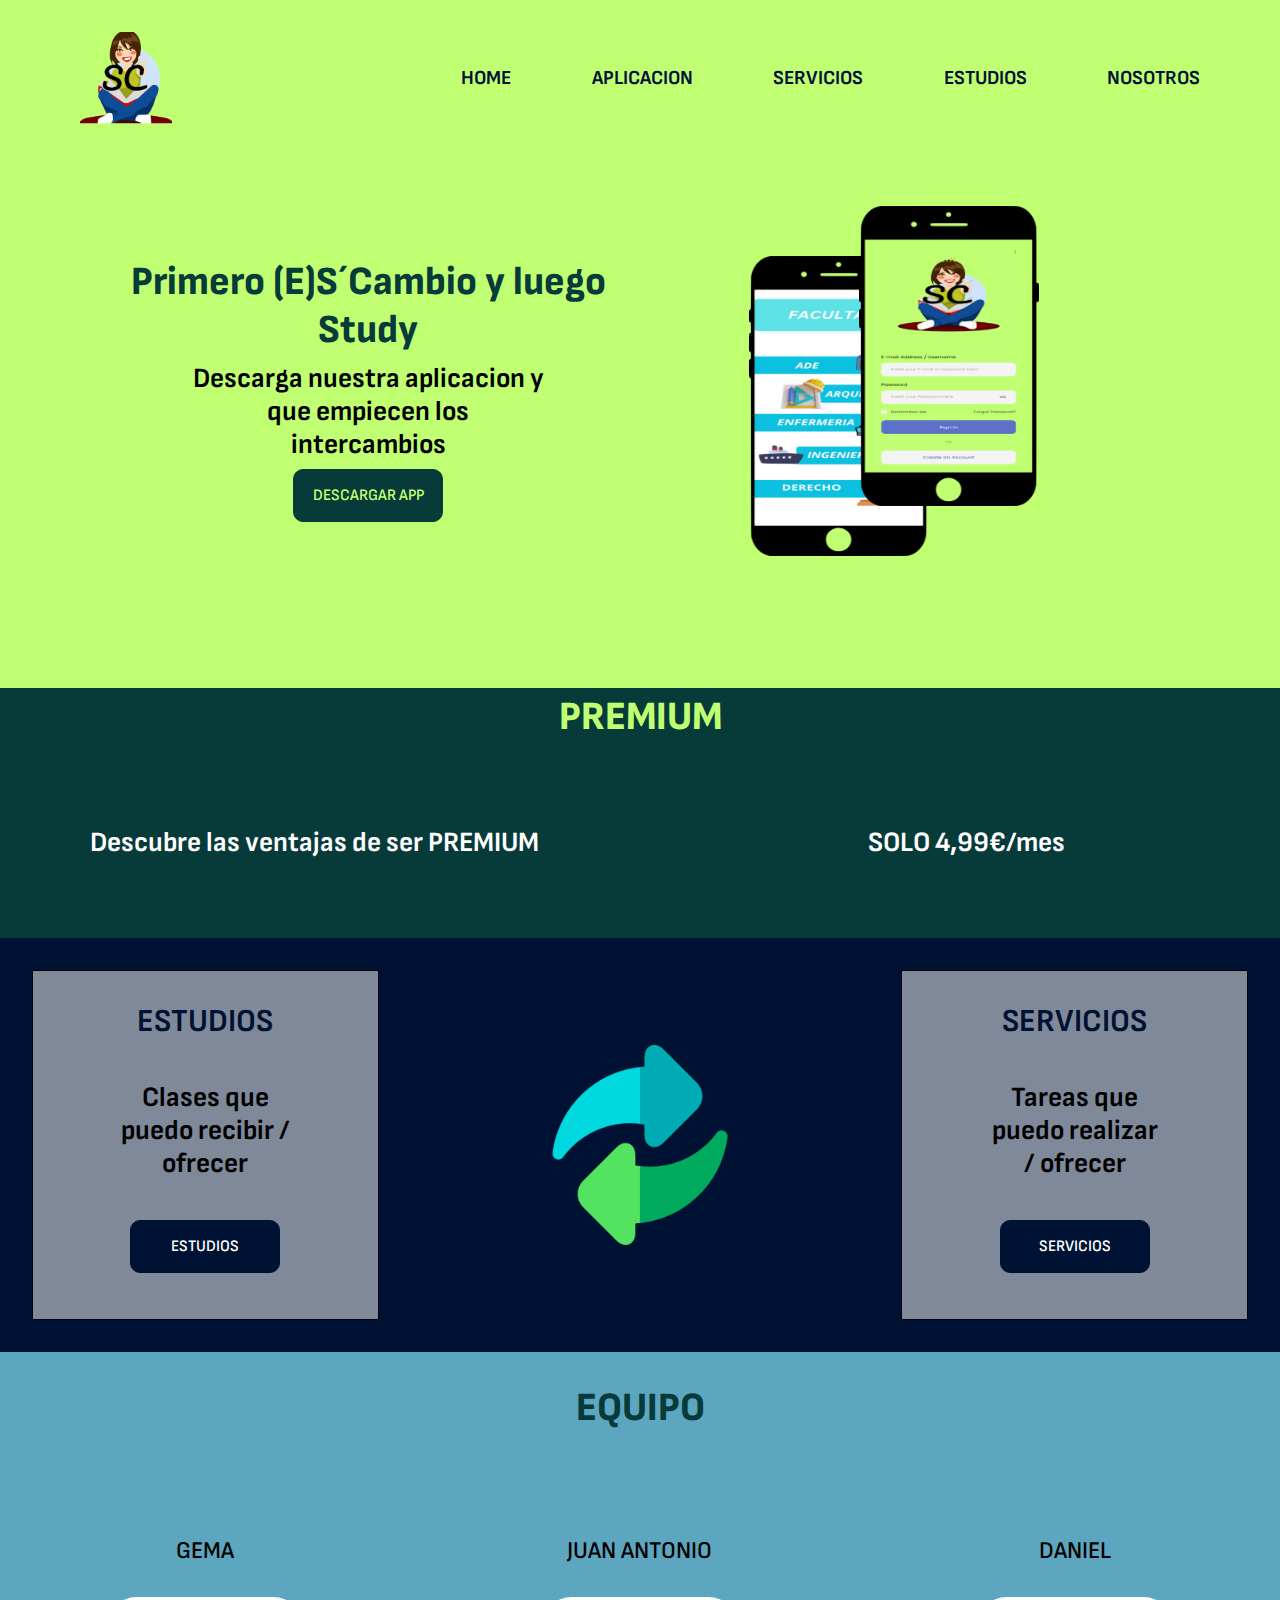
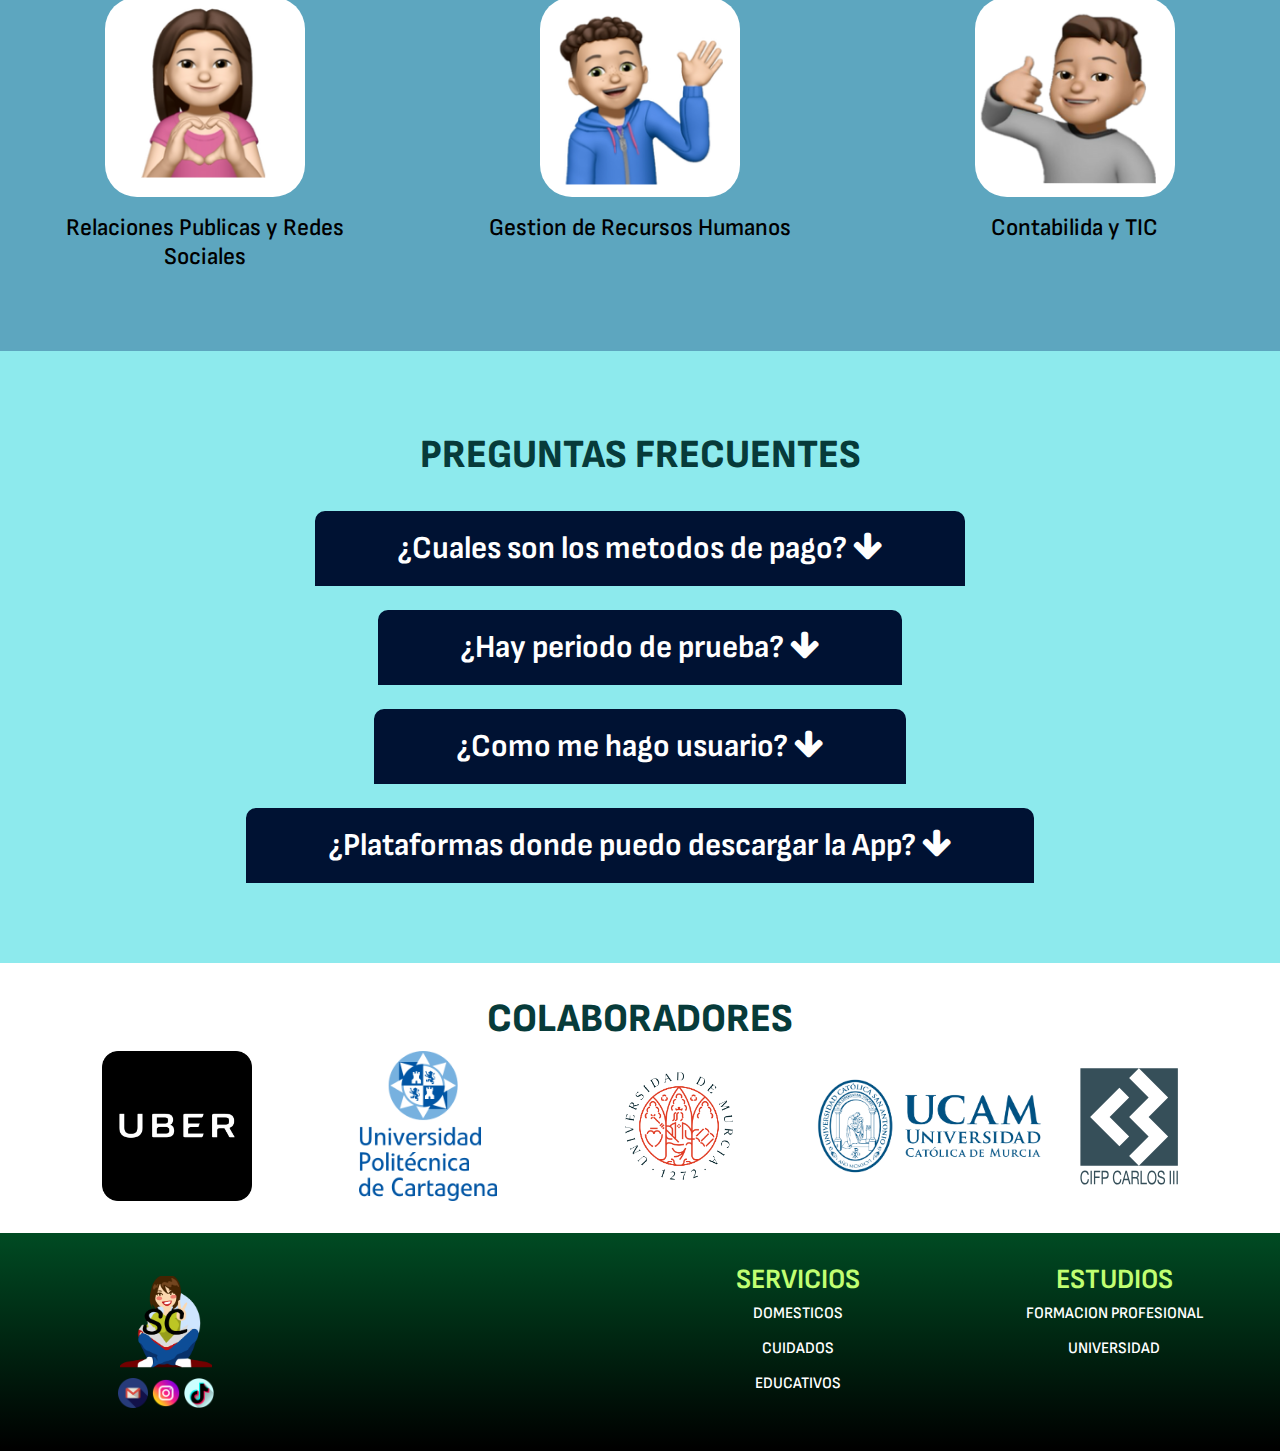
<file: home.html>
<!DOCTYPE html>
<html lang="en">

<head>
    <meta charset="utf-8">
    <meta name="viewport" content="width=device-width, initial-scale=1">
    <link rel="stylesheet" href="https://cdn.jsdelivr.net/npm/bootstrap@5.3.2/dist/css/bootstrap.min.css">
    <link rel="stylesheet" href="./Styles/custom.css">
    <link rel="preconnect" href="https://fonts.googleapis.com">
    <link rel="preconnect" href="https://fonts.gstatic.com" crossorigin>
    <link href="https://fonts.googleapis.com/css2?family=Sofia+Sans+Semi+Condensed&display=swap" rel="stylesheet">
    <link rel="stylesheet" href="https://cdnjs.cloudflare.com/ajax/libs/font-awesome/4.7.0/css/font-awesome.min.css">


    <title>Home - S'Cambio Study</title>
</head>

<body>
    <div class="container-flow">
        <!-- CABECERA -->
        <header class="row cabecera">
            <div class="col-12 mb-3 mb-lg-0 d-flex align-items-center flex-column col-lg-4 flex-lg-row mb-lg-0">
                <a href="home.html"><img src="./Images/LogoSC.png" alt="logo"></a>
            </div>
            <div
                class="col-12 gap-3 mb-5 mb-lg-0 d-flex align-items-center justify-content-center flex-column col-lg-8 flex-lg-row align-items-lg-center justify-content-lg-between gap-lg-0">
                <a href="home.html">HOME</a>
                <a href="Pages/aplicacion.html">APLICACION</a>
                <a href="Pages/servicios.html">SERVICIOS</a>
                <a href="Pages/estudios.html">ESTUDIOS</a>
                <a href="Pages/nosotros.html">NOSOTROS</a>
            </div>
        </header>

        <!-- HERO -->
        <div class="row hero d-flex align-items-center justify-content-center">
            <div class="row col-12 texto mb-5 mb-lg-5 col-lg-7">
                <div class="col-12 titulo">
                    <h1>Primero (E)S´Cambio y
                        luego Study</h1>
                </div>
                <div class="col-12 texto">
                    <h3 style="width: 50%;">Descarga nuestra aplicacion y que empiecen los intercambios</h3>
                </div>
                <div class="col-12 d-flex align-items-center justify-content-center">
                    <a href="./Pages/aplicacion.html" class="boton">
                        <p>DESCARGAR APP</p>
                    </a>
                </div>
            </div>
            <div class="d-none d-lg-block moviles col-lg-5">
                <div class="d-flex align-items-center justify-content-between ">
                    <img src="./Images/img1.png" alt="logo">
                    <img src="./Images/img2.png" alt="logo">
                </div>
            </div>
        </div>
        <!-- PREMIUM -->
        <div class="row premium">
            <div class="col-12">
                <h1>PREMIUM</h1>
            </div>
            <div class="col-12 col-lg-6">
                <h3>Descubre las ventajas de ser PREMIUM</h3>
            </div>
            <div class="col-12 col-lg-6">
                <h3>SOLO 4,99€/mes</h3>
            </div>
        </div>
        <!-- SERVICIOS -->
        <div class="row servicios">
            <div class="col-12 d-flex align-items-center justify-content-center col-lg-4">
                <div class="d-flex align-items-center justify-content-center flex-column contenedor">
                    <h2>ESTUDIOS</h2>
                    <h3>Clases que puedo recibir / ofrecer</h3>
                    <a href="#" class="boton">
                        <p>ESTUDIOS</p>
                    </a>
                </div>
            </div>
            <div class="col-lg-4 d-none d-lg-flex align-items-lg-center justify-content-lg-center d-lg-block">
                <img style="width: 200px; height: 200px;" src="./Images/intercambiar.png" alt="intercambiar">
            </div>
            <div class="col-12 d-flex align-items-center justify-content-center col-lg-4">
                <div class="d-flex align-items-center justify-content-center flex-column contenedor">
                    <h2>SERVICIOS</h2>
                    <h3>Tareas que puedo
                        realizar / ofrecer</h3>
                    <a href="#" class="boton">
                        <p>SERVICIOS</p>
                    </a>
                </div>
            </div>
        </div>
        <!-- EQUIPO -->
        <div class="row equipo">
            <div class="col-12">
                <h1>EQUIPO</h1>
            </div>
            <div class="col-12 col-lg-4">
                <div class="d-flex align-items-center justify-content-center flex-column gap-3">
                    <p>GEMA</p>
                    <img src="./Images/gema.png" alt="gema" title="Gema">
                    <p>
                        Relaciones Publicas y
                        Redes Sociales
                    </p>
                </div>
            </div>
            <div class="col-12 col-lg-4">
                <div class="d-flex align-items-center justify-content-center flex-column gap-3">
                    <p>JUAN ANTONIO</p>
                    <img src="./Images/juanantonio.png" alt="juanantonio" title="Juan Antonio">
                    <p>
                        Gestion de Recursos Humanos
                    </p>
                </div>
            </div>
            <div class="col-12 col-lg-4">
                <div class="d-flex align-items-center justify-content-center flex-column gap-3">
                    <p>DANIEL</p>
                    <img src="./Images/daniel.png" alt="daniel" title="Daniel">
                    <p>
                        Contabilida y TIC
                    </p>
                </div>
            </div>
        </div>
        <!-- PREGUNTAS FRECUENTES -->
        <div class="row preguntas gap-4">
            <div class="col-12">
                <h1>PREGUNTAS FRECUENTES</h1>
            </div>
            <div class="col-12">
                <div>
                    <details>
                        <summary><h2>¿Cuales son los metodos de pago? <i class="fa fa-arrow-down" aria-hidden="true"></i>
                        </h2></summary>
                        <h3>Nuestra aplicacion acepta como metodos de pago, Bizum, MasterCard y Paypal</h3>
                    </details>                    
                </div>
            </div>
            <div class="col-12">
                <div>
                    <details>
                        <summary><h2>¿Hay periodo de prueba? <i class="fa fa-arrow-down" aria-hidden="true"></i>
                        </h2></summary>
                        <h3>Si, la aplicacion cuenta con un periodo de prueba de 10 dias</h3>
                    </details>                    
                </div>
            </div>
            <div class="col-12">
                <div>
                    <details>
                        <summary><h2>¿Como me hago usuario? <i class="fa fa-arrow-down" aria-hidden="true"></i>
                        </h2></summary>
                        <h3>Tras descargar la aplicacion, al abrirla encontraras un boton para ir al apartado de login</h3>
                    </details>                    
                </div>
            </div>
            <div class="col-12">
                <div>
                    <details>
                        <summary><h2>¿Plataformas donde puedo descargar la App? <i class="fa fa-arrow-down" aria-hidden="true"></i>
                        </h2></summary>
                        <h3>La puedes encontrar en App Store, Play Store y en nuestra Web</h3>
                    </details>                    
                </div>
            </div>
        </div>

        <!-- COLABORADORES -->

        <div class="row colaboradores">
            <div class="col-12">
                <h1>COLABORADORES</h1>
            </div>
            <div class="row d-flex align-items-center justify-content-center gap-5">
                <div class="col-12 col-lg-2"><img src="./Images/Colaboradores/uber.png" alt="gema" title="Daniel">
                </div>
                <div class="col-12 col-lg-2"><img src="./Images/Colaboradores/UPCT1.png" alt="gema" title="Daniel">
                </div>
                <div class="col-12 col-lg-2"><img src="./Images/Colaboradores/SelloUMU-positivo.png" alt="gema"
                        title="Daniel"></div>
                <div class="col-12 col-lg-2"><img src="./Images/Colaboradores/ucam_logo_monocromo.png" alt="gema"
                        title="Daniel"></div>
                <div class="col-12 col-lg-1"><img src="./Images/Colaboradores/Logo-C3-blancoconletra.svg" alt="gema"
                        title="Daniel"></div>
            </div>
        </div>

        <!-- FOOTER -->
        <footer class="row footer">
            <div class="col-12 col-lg-3 d-flex align-items-center justify-content-center flex-column gap-2">
                <a href="home.html"><img src="./Images/LogoSC.png" alt="Logo de la pagina"></a>
                <div class="iconos">
                    <a href="#gmail"><img src="./Images/gmail.png" alt="Gmail"></a>
                    <a href="#instagram"><img src="./Images/instagram.png" alt="Instagram"></a>
                    <a href="#tiktok"><img src="./Images/tik-tok.png" alt="TikTok"></a>
                </div>
            </div>
            <div class="col-12 col-md-4 col-lg-3">
                <iframe
                    src="https://www.google.com/maps/embed?pb=!1m18!1m12!1m3!1d3160.8457745790543!2d-0.9927606588567729!3d37.6057885721448!2m3!1f0!2f0!3f0!3m2!1i1024!2i768!4f13.1!3m3!1m2!1s0xd634224e0bc8c2b%3A0xf62d78a986855460!2sCIFP%20Carlos%20III!5e0!3m2!1ses!2ses!4v1702134545952!5m2!1ses!2ses"
                    style="border:0;" allowfullscreen="" loading="lazy" referrerpolicy="no-referrer-when-downgrade"
                    class="col-12"></iframe>
            </div>
            <div class="col-12 col-md-4 col-lg-3">
                <a href="servicios.html">
                    <h3>SERVICIOS</h3>
                </a>
                <a href="servicios.html#domesticos">
                    <p>DOMESTICOS</p>
                </a>
                <a href="servicios.html#cuidados">
                    <p>CUIDADOS</p>
                </a>
                <a href="servicios.html#educativos">
                    <p>EDUCATIVOS</p>
                </a>
            </div>
            <div class="col-12 col-md-4 col-lg-3">
                <a href="estudios.html">
                    <h3>ESTUDIOS</h3>
                </a>
                <a href="estudios.html#fp">
                    <p>FORMACION PROFESIONAL</p>
                </a>
                <a href="estudios.html#universidad">
                    <p>UNIVERSIDAD</p>
                </a>
            </div>
        </footer>

    </div>
</body>

</html>
</file>
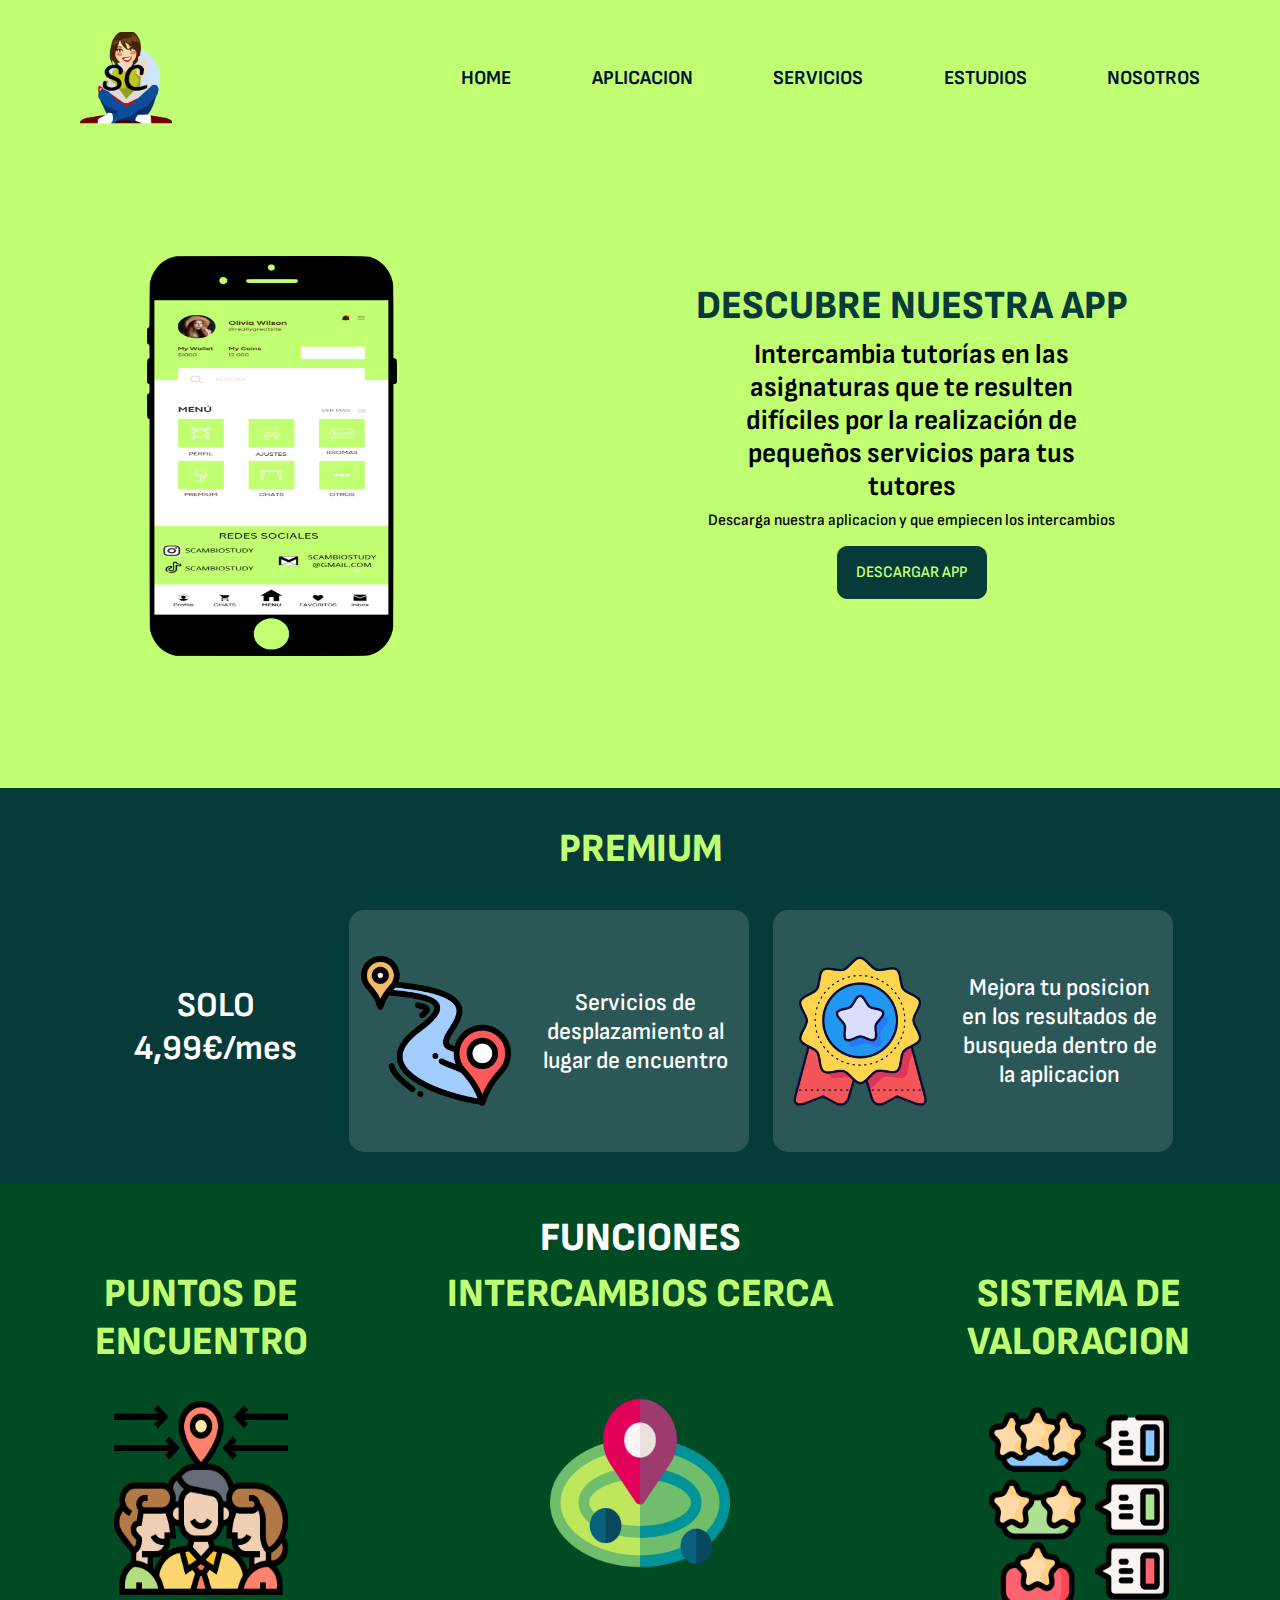
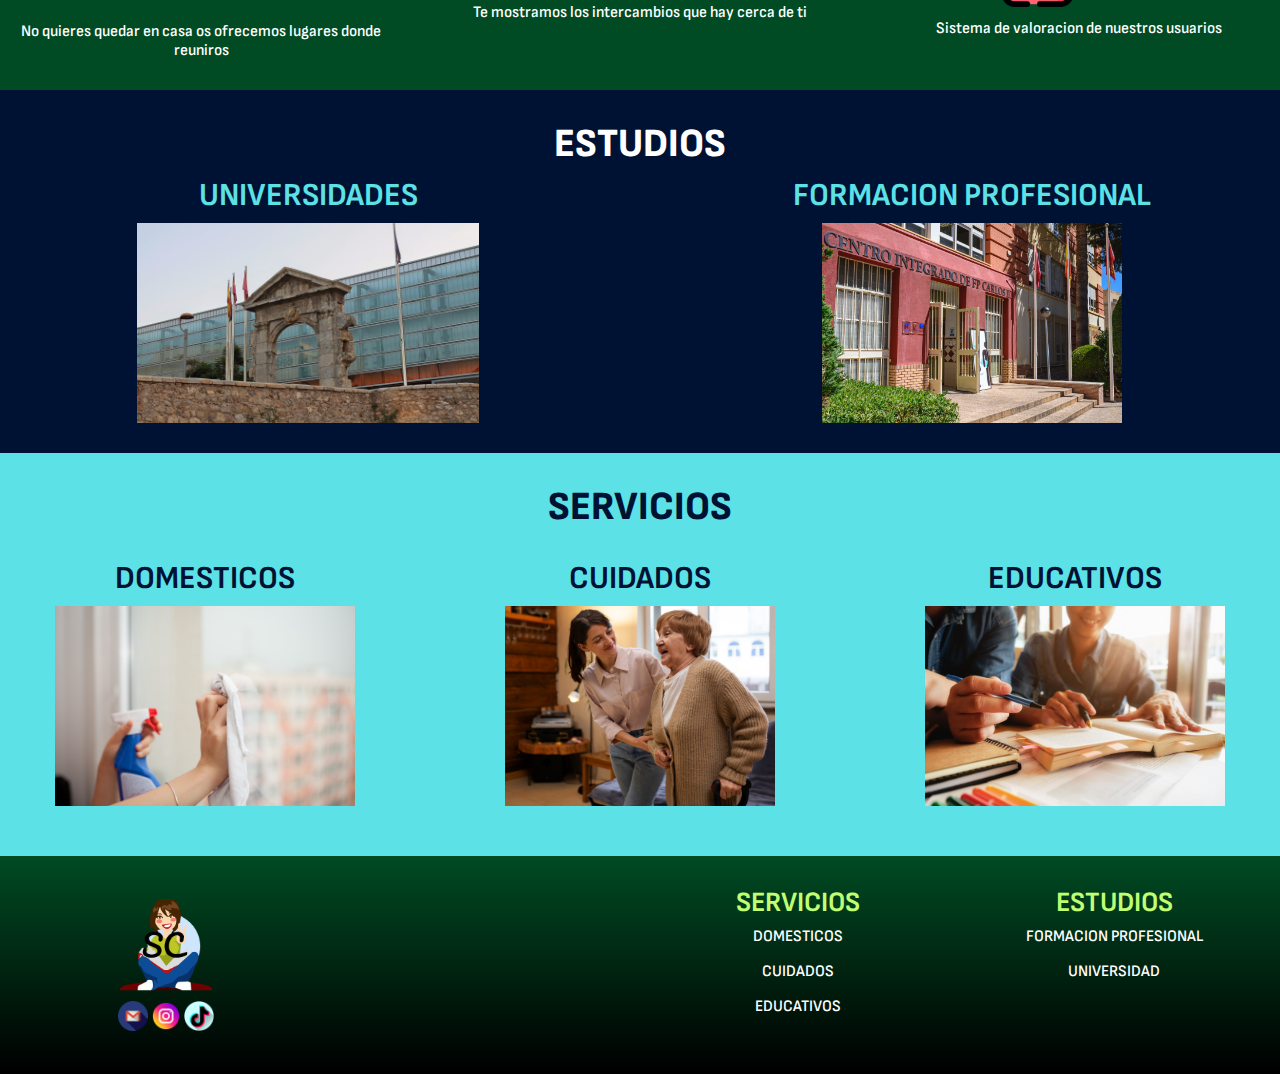
<file: Pages/aplicacion.html>
<!DOCTYPE html>
<html lang="en">

<head>
    <meta charset="utf-8">
    <meta name="viewport" content="width=device-width, initial-scale=1">
    <link rel="stylesheet" href="https://cdn.jsdelivr.net/npm/bootstrap@5.3.2/dist/css/bootstrap.min.css">
    <link rel="stylesheet" href="../Styles/custom.css">
    <link rel="preconnect" href="https://fonts.googleapis.com">
    <link rel="preconnect" href="https://fonts.gstatic.com" crossorigin>
    <link href="https://fonts.googleapis.com/css2?family=Sofia+Sans+Semi+Condensed&display=swap" rel="stylesheet">
    <title>Aplicacion - S'Cambio Study</title>
</head>

<body>
    <!-- CABECERA -->
    <header class="row cabecera">
        <div class="col-12 mb-3 mb-lg-0 d-flex align-items-center flex-column col-lg-4 flex-lg-row mb-lg-0">
            <a href="home.html"><img src="../Images/LogoSC.png" alt="logo"></a>
        </div>
        <div
            class="col-12 gap-3 mb-5 mb-lg-0 d-flex align-items-center justify-content-center flex-column col-lg-8 flex-lg-row align-items-lg-center justify-content-lg-between gap-lg-0">
            <a href="../home.html">HOME</a>
            <a href="aplicacion.html">APLICACION</a>
            <a href="servicios.html">SERVICIOS</a>
            <a href="estudios.html">ESTUDIOS</a>
            <a href="nosotros.html">NOSOTROS</a>
        </div>
    </header>

    <!-- HERO -->
    <div class="row hero2 d-flex align-items-center justify-content-center">
        <div class="d-none d-lg-block moviles col-lg-5">
            <div class="d-flex align-items-center justify-content-between flex-column px-auto">
                <img src="../Images/Aplicacion/img3.png" alt="logo">
            </div>
        </div>
        <div class="row col-12 texto mb-5 mb-lg-5 col-lg-7">
            <div class="col-12 titulo">
                <h1>DESCUBRE NUESTRA APP</h1>
            </div>
            <div class="col-12 texto">
                <h3 style="width: 50%;">Intercambia tutorías en las asignaturas que te resulten difíciles por la realización de pequeños
                    servicios para tus tutores</h3>
            </div>
            <div class="col-12">
                <p>Descarga nuestra aplicacion y que empiecen los intercambios</p>
            </div>
            <div class="col-12 d-flex align-items-center justify-content-center">
                <a href="../Pages/aplicacion.html" class="boton">
                    <p>DESCARGAR APP</p>
                </a>
            </div>
        </div>
    </div>

    <!-- PREMIUM -->
    <div class="row premium2 d-flex align-items-center justify-content-center gap-4">
        <div class="col-12">
            <h1>PREMIUM</h1>
        </div>
        <div class="col-12 col-lg-2">
            <h3>SOLO 4,99€/mes</h3>
        </div>

        <div class="col-12 caja-texto d-flex align-items-center justify-content-center col-lg-5 gap-4">
            <div>
                <img src="../Images/Aplicacion/desplazamiento.png" alt="desplazamiento">
            </div>
            <div>
                <p>Servicios de desplazamiento al lugar de encuentro</p>
            </div>
        </div>

        <div class="col-12 caja-texto d-flex align-items-center justify-content-center col-lg-5 gap-4">
            <div>
                <img src="../Images/Aplicacion/alta-calidad.png" alt="desplazamiento">
            </div>
            <div>
                <p>Mejora tu posicion en los resultados de busqueda dentro de
                    la aplicacion</p>
            </div>
        </div>

    </div>


    <!-- FUNCIONES -->
    <div class="row funciones">
        <div class="col-12">
            <h1 style="color: #FFF;">FUNCIONES</h1>
        </div>
        <div class="d-flex justify-content-between flex-column flex-lg-row">
            <div class="row col-12 col-lg-4 gap-4">
                <div class="col-12">
                    <h1>PUNTOS DE ENCUENTRO</h1>
                </div>
                <div class="col-12 d-flex align-items-center justify-content-center"><img
                        src="../Images/Aplicacion/punto-de-reunion.png" alt="punto-de-reunion"></div>
                <div class="col-12">
                    <p>No quieres quedar en casa os ofrecemos lugares donde reuniros</p>
                </div>
            </div>
            <div class="row col-12 col-lg-4">
                <div class="col-12">
                    <h1>INTERCAMBIOS CERCA</h1>
                </div>
                <div class="col-12 d-flex align-items-center justify-content-center"><img
                        src="../Images/Aplicacion/cerca.png" alt="punto-de-reunion"></div>
                <div class="col-12">
                    <p>Te mostramos los intercambios que hay cerca de ti</p>
                </div>
            </div>
            <div class="row col-12 col-lg-4">
                <div class="col-12">
                    <h1>SISTEMA DE VALORACION</h1>
                </div>
                <div class="col-12 d-flex align-items-center justify-content-center"><img
                        src="../Images/Aplicacion/clasificacion.png" alt="punto-de-reunion"></div>
                <div class="col-12">
                    <p>Sistema de valoracion de nuestros usuarios</p>
                </div>
            </div>
        </div>
    </div>

    <!-- ESTUDIOS -->

    <div class="row estudios">
        <div class="col-12">
            <h1>ESTUDIOS</h1>
        </div>
        <div class="d-flex justify-content-between flex-column flex-lg-row gap-5">
            <div class="row col-12 col-lg-6">
                <div class="col-12">
                    <h2>UNIVERSIDADES</h2>
                </div>
                <div class="col-12 d-flex align-items-center justify-content-center"><img
                        src="../Images/Aplicacion/UPCT.jpg" alt="universidad"></div>
            </div>
            <div class="row col-12 col-lg-6">
                <div class="col-12">
                    <h2>FORMACION PROFESIONAL</h2>
                </div>
                <div class="col-12 d-flex align-items-center justify-content-center"><img
                        src="../Images/Aplicacion/CarlosIII.jpg" alt="universidad"></div>
            </div>
        </div>
    </div>

    <!-- SERVICIOS -->

    <div class="row servicios2">
        <div class="col-12">
            <h1>SERVICIOS</h1>
        </div>
        <div class="col-12 col-lg-4 caja">
            <div class="col-12">
                <h2>DOMESTICOS</h2>
            </div>
            <div class="col-12 d-flex align-items-center justify-content-center"><img
                    src="../Images/Aplicacion/limpiando.jpg" alt="domesticos"></div>
        </div>
        <div class="col-12 col-lg-4 caja">
            <div class="col-12">
                <h2>CUIDADOS</h2>
            </div>
            <div class="col-12 d-flex align-items-center justify-content-center"><img
                    src="../Images/Aplicacion/servicio-cuidados.jpg" alt="domesticos"></div>
        </div>
        <div class="col-12 col-lg-4 caja">
            <div class="col-12">
                <h2>EDUCATIVOS</h2>
            </div>
            <div class="col-12 d-flex align-items-center justify-content-center"><img
                    src="../Images/Aplicacion/servicio-educativo.jpg" alt="domesticos"></div>
        </div>
    </div>

    <!-- FOOTER -->
    <footer class="row footer">
        <div class="col-12 col-lg-3 d-flex align-items-center justify-content-center flex-column gap-2">
            <a href="home.html"><img src="../Images/LogoSC.png" alt="Logo de la pagina"></a>
            <div class="iconos">
                <a href="#gmail"><img src="../Images/gmail.png" alt="Gmail"></a>
                <a href="#instagram"><img src="../Images/instagram.png" alt="Instagram"></a>
                <a href="#tiktok"><img src="../Images/tik-tok.png" alt="TikTok"></a>
            </div>
        </div>
        <div class="col-12 col-md-4 col-lg-3">
            <iframe
                src="https://www.google.com/maps/embed?pb=!1m18!1m12!1m3!1d3160.8457745790543!2d-0.9927606588567729!3d37.6057885721448!2m3!1f0!2f0!3f0!3m2!1i1024!2i768!4f13.1!3m3!1m2!1s0xd634224e0bc8c2b%3A0xf62d78a986855460!2sCIFP%20Carlos%20III!5e0!3m2!1ses!2ses!4v1702134545952!5m2!1ses!2ses"
                style="border:0;" allowfullscreen="" loading="lazy" referrerpolicy="no-referrer-when-downgrade"
                class="col-12"></iframe>
        </div>
        <div class="col-12 col-md-4 col-lg-3">
            <a href="servicios.html">
                <h3>SERVICIOS</h3>
            </a>
            <a href="servicios.html#domesticos">
                <p>DOMESTICOS</p>
            </a>
            <a href="servicios.html#cuidados">
                <p>CUIDADOS</p>
            </a>
            <a href="servicios.html#educativos">
                <p>EDUCATIVOS</p>
            </a>
        </div>
        <div class="col-12 col-md-4 col-lg-3">
            <a href="estudios.html">
                <h3>ESTUDIOS</h3>
            </a>
            <a href="estudios.html#fp">
                <p>FORMACION PROFESIONAL</p>
            </a>
            <a href="estudios.html#universidad">
                <p>UNIVERSIDAD</p>
            </a>
        </div>
    </footer>
</body>

</html>
</file>
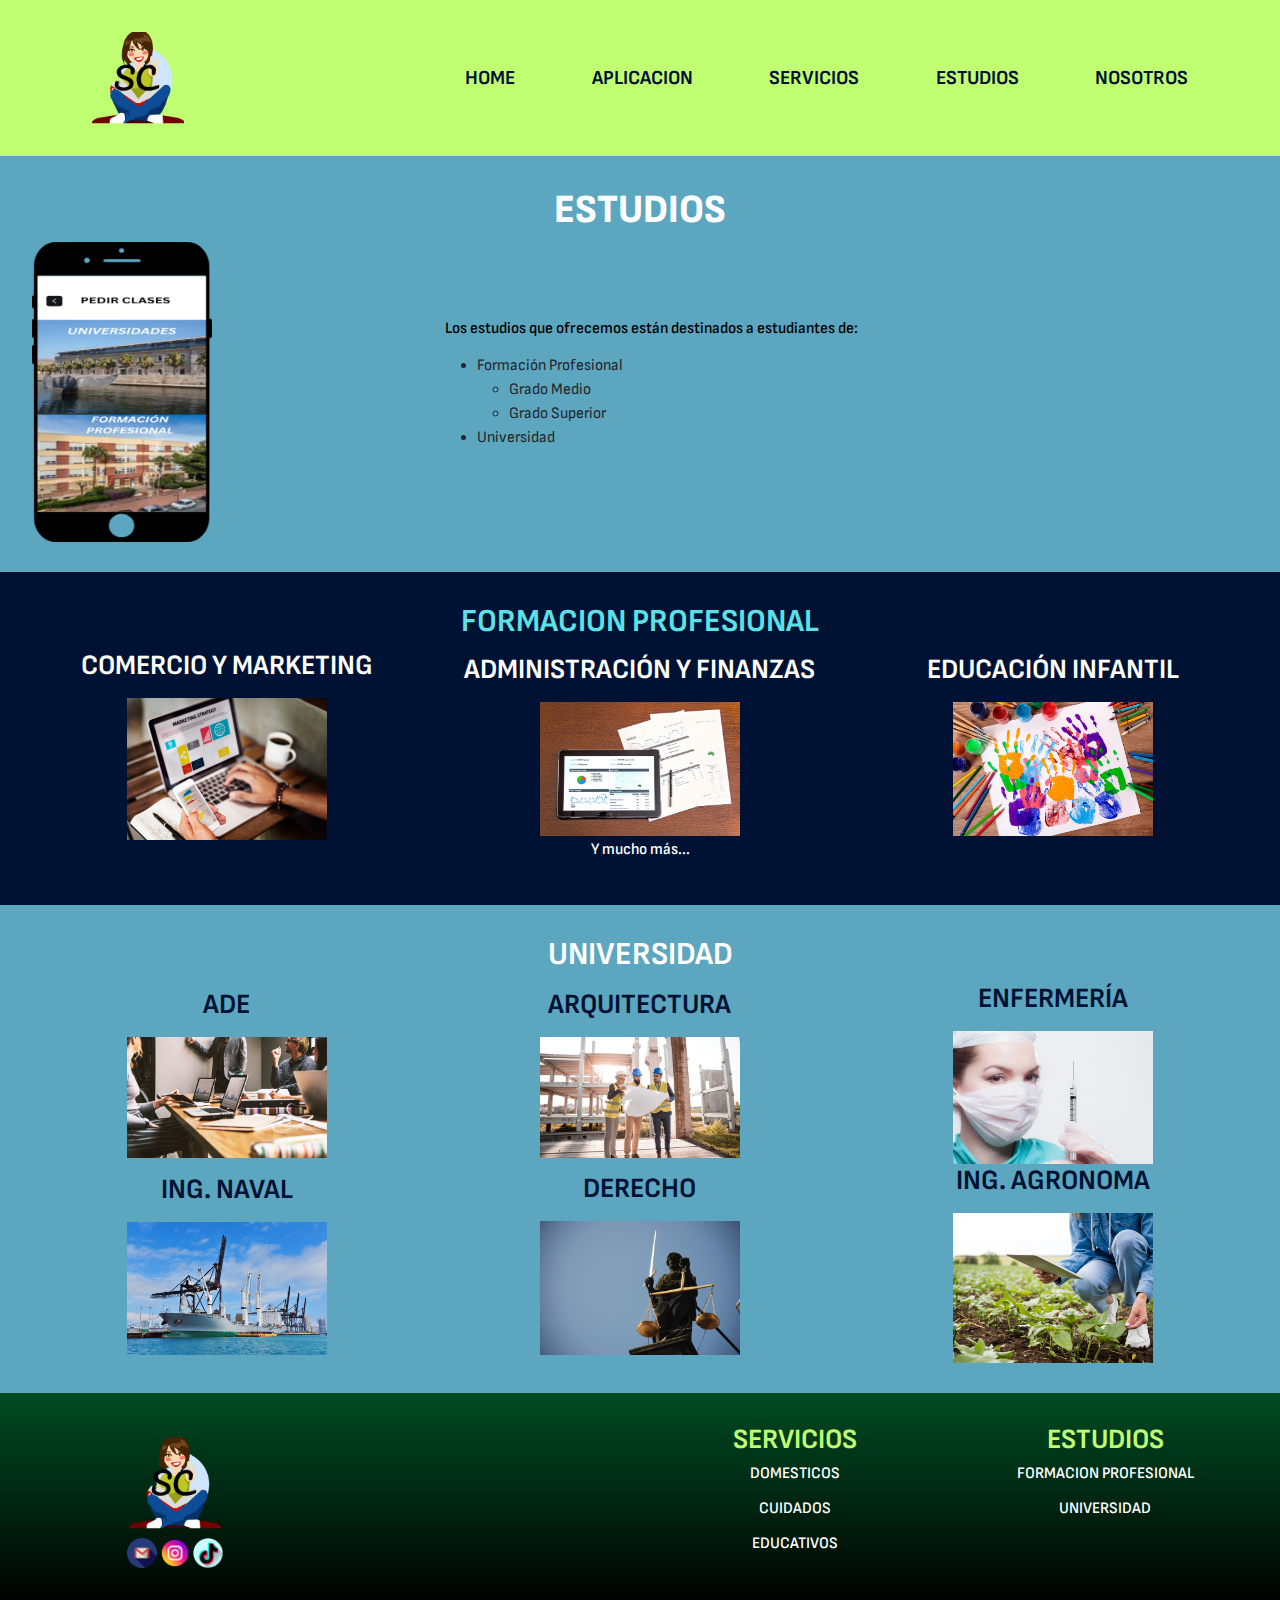
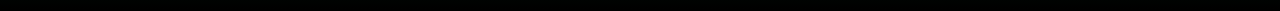
<file: Pages/estudios.html>
<!DOCTYPE html>
<html lang="es">
<head>
    <meta charset="utf-8">
    <meta name="viewport" content="width=device-width, initial-scale=1">
    <link rel="stylesheet" href="https://cdn.jsdelivr.net/npm/bootstrap@5.3.2/dist/css/bootstrap.min.css">
    <link rel="stylesheet" href="../Styles/custom2.css">
    <link rel="stylesheet" href="../Styles/custom.css">
    <link rel="preconnect" href="https://fonts.googleapis.com">
    <link rel="preconnect" href="https://fonts.gstatic.com" crossorigin>
    <link href="https://fonts.googleapis.com/css2?family=Sofia+Sans+Semi+Condensed&display=swap" rel="stylesheet">
    <title>Estudio - S'Cambio Study</title>
</head>
<body>
    <div class="container-fluid">
        <!-- CABECERA -->
        <header class="row cabecera">
            <div class="col-12 mb-3 mb-lg-0 d-flex align-items-center flex-column col-lg-4 flex-lg-row mb-lg-0">
                <a href="home.html"><img src="../Images/LogoSC.png" alt="logo"></a>
            </div>
            <div
                class="col-12 gap-3 mb-5 mb-lg-0 d-flex align-items-center justify-content-center flex-column col-lg-8 flex-lg-row align-items-lg-center justify-content-lg-between gap-lg-0">
                <a href="../home.html">HOME</a>
                <a href="aplicacion.html">APLICACION</a>
                <a href="servicios.html">SERVICIOS</a>
                <a href="estudios.html">ESTUDIOS</a>
                <a href="nosotros.html">NOSOTROS</a>
            </div>
        </header>
        <!-- ESTUDIOS -->
        <section class="estudios1 row d-flex align-items-center justify-content-between">
            <h1>ESTUDIOS</h1>
            <div class="col-6 col-lg-4">
                <img src="../Images/Estudios/img5.png" alt="Imagen de la aplicacion 5">
            </div>
            <div class="col-6 col-lg-8">
                <p>Los estudios que ofrecemos están destinados a estudiantes de:</p>
                <ul>
                    <li>Formación Profesional</li>
                    <ul>
                        <li>Grado Medio</li>
                        <li>Grado Superior</li>
                    </ul>
                    <li>Universidad</li>
                </ul>
            </div>
        </section>
        <!-- FORMACION PROFESIONAL -->
        <section class="fp row d-flex align-items-center justify-content-between" id="fp">
            <h2>FORMACION PROFESIONAL</h2>
            <div class="col-12 col-md-4 d-flex align-items-center justify-content-between flex-column gap-2">
                <h3>COMERCIO Y MARKETING</h3>
                <img src="../Images/Estudios/marketing-comercio.jpg" alt="Comercio y marketing">
            </div>
            <div class="col-12 col-md-4 d-flex align-items-center justify-content-between flex-column gap-2">
                <h3>ADMINISTRACIÓN Y FINANZAS</h3>
                <img src="../Images/Estudios/administracion.jpg" alt="Administración y finanzas">
            </div>
            <div class="col-12 col-md-4 d-flex align-items-center justify-content-between flex-column gap-2">
                <h3>EDUCACIÓN INFANTIL</h3>
                <img src="../Images/Estudios/infantil.jpg" alt="Educación infantil">
            </div>
            <p>Y mucho más...</p>
        </section>
        <!-- UNIVERSIDAD -->
        <section class="universidad row d-flex align-items-center justify-content-between" id="universidad">
            <h2>UNIVERSIDAD</h2>
            <div class="col-12 col-md-6 col-lg-4 d-flex align-items-center justify-content-between flex-column gap-2">
                <h3>ADE</h3>
                <img src="../Images/Estudios/ADE.jpg" alt="ADE">
            </div>
            <div class="col-12 col-md-6 col-lg-4 d-flex align-items-center justify-content-between flex-column gap-2">
                <h3>ARQUITECTURA</h3>
                <img src="../Images/Estudios/arquitectura.jpg" alt="Arquitectura">
            </div>
            <div class="col-12 col-md-6 col-lg-4 d-flex align-items-center justify-content-between flex-column gap-2">
                <h3>ENFERMERÍA</h3>
                <img src="../Images/Estudios/enfermeria.jpg" alt="Enfermería">
            </div>
            <div class="col-12 col-md-6 col-lg-4 d-flex align-items-center justify-content-between flex-column gap-2">
                <h3>ING. NAVAL</h3>
                <img src="../Images/Estudios/ingnaval.jpg" alt="Ing. Naval">
            </div>
            <div class="col-12 col-md-6 col-lg-4 d-flex align-items-center justify-content-between flex-column gap-2">
                <h3>DERECHO</h3>
                <img src="../Images/Estudios/derecho.jpg" alt="Derecho">
            </div>
            <div class="col-12 col-md-6 col-lg-4 d-flex align-items-center justify-content-between flex-column gap-2">
                <h3>ING. AGRONOMA</h3>
                <img src="../Images/Estudios/ingagronoma.jpg" alt="Ing. Agronoma">
            </div>
        </section>
        <!-- FOOTER -->
        <footer class="row footer">
            <div class="col-12 col-lg-3 d-flex align-items-center justify-content-center flex-column gap-2">
                <a href="home.html"><img src="../Images/LogoSC.png" alt="Logo de la pagina"></a>
                <div class="iconos">
                    <a href="#gmail"><img src="../Images/gmail.png" alt="Gmail"></a>
                    <a href="#instagram"><img src="../Images/instagram.png" alt="Instagram"></a>
                    <a href="#tiktok"><img src="../Images/tik-tok.png" alt="TikTok"></a>
                </div>
            </div>
            <div class="col-12 col-md-4 col-lg-3">
                <iframe
                    src="https://www.google.com/maps/embed?pb=!1m18!1m12!1m3!1d3160.8457745790543!2d-0.9927606588567729!3d37.6057885721448!2m3!1f0!2f0!3f0!3m2!1i1024!2i768!4f13.1!3m3!1m2!1s0xd634224e0bc8c2b%3A0xf62d78a986855460!2sCIFP%20Carlos%20III!5e0!3m2!1ses!2ses!4v1702134545952!5m2!1ses!2ses"
                    style="border:0;" allowfullscreen="" loading="lazy" referrerpolicy="no-referrer-when-downgrade"
                    class="col-12"></iframe>
            </div>
            <div class="col-12 col-md-4 col-lg-3">
                <a href="servicios.html">
                    <h3>SERVICIOS</h3>
                </a>
                <a href="servicios.html#domesticos">
                    <p>DOMESTICOS</p>
                </a>
                <a href="servicios.html#cuidados">
                    <p>CUIDADOS</p>
                </a>
                <a href="servicios.html#educativos">
                    <p>EDUCATIVOS</p>
                </a>
            </div>
            <div class="col-12 col-md-4 col-lg-3">
                <a href="estudios.html">
                    <h3>ESTUDIOS</h3>
                </a>
                <a href="estudios.html#fp">
                    <p>FORMACION PROFESIONAL</p>
                </a>
                <a href="estudios.html#universidad">
                    <p>UNIVERSIDAD</p>
                </a>
            </div>
        </footer>
    </div>  
</body>
</html>
</file>
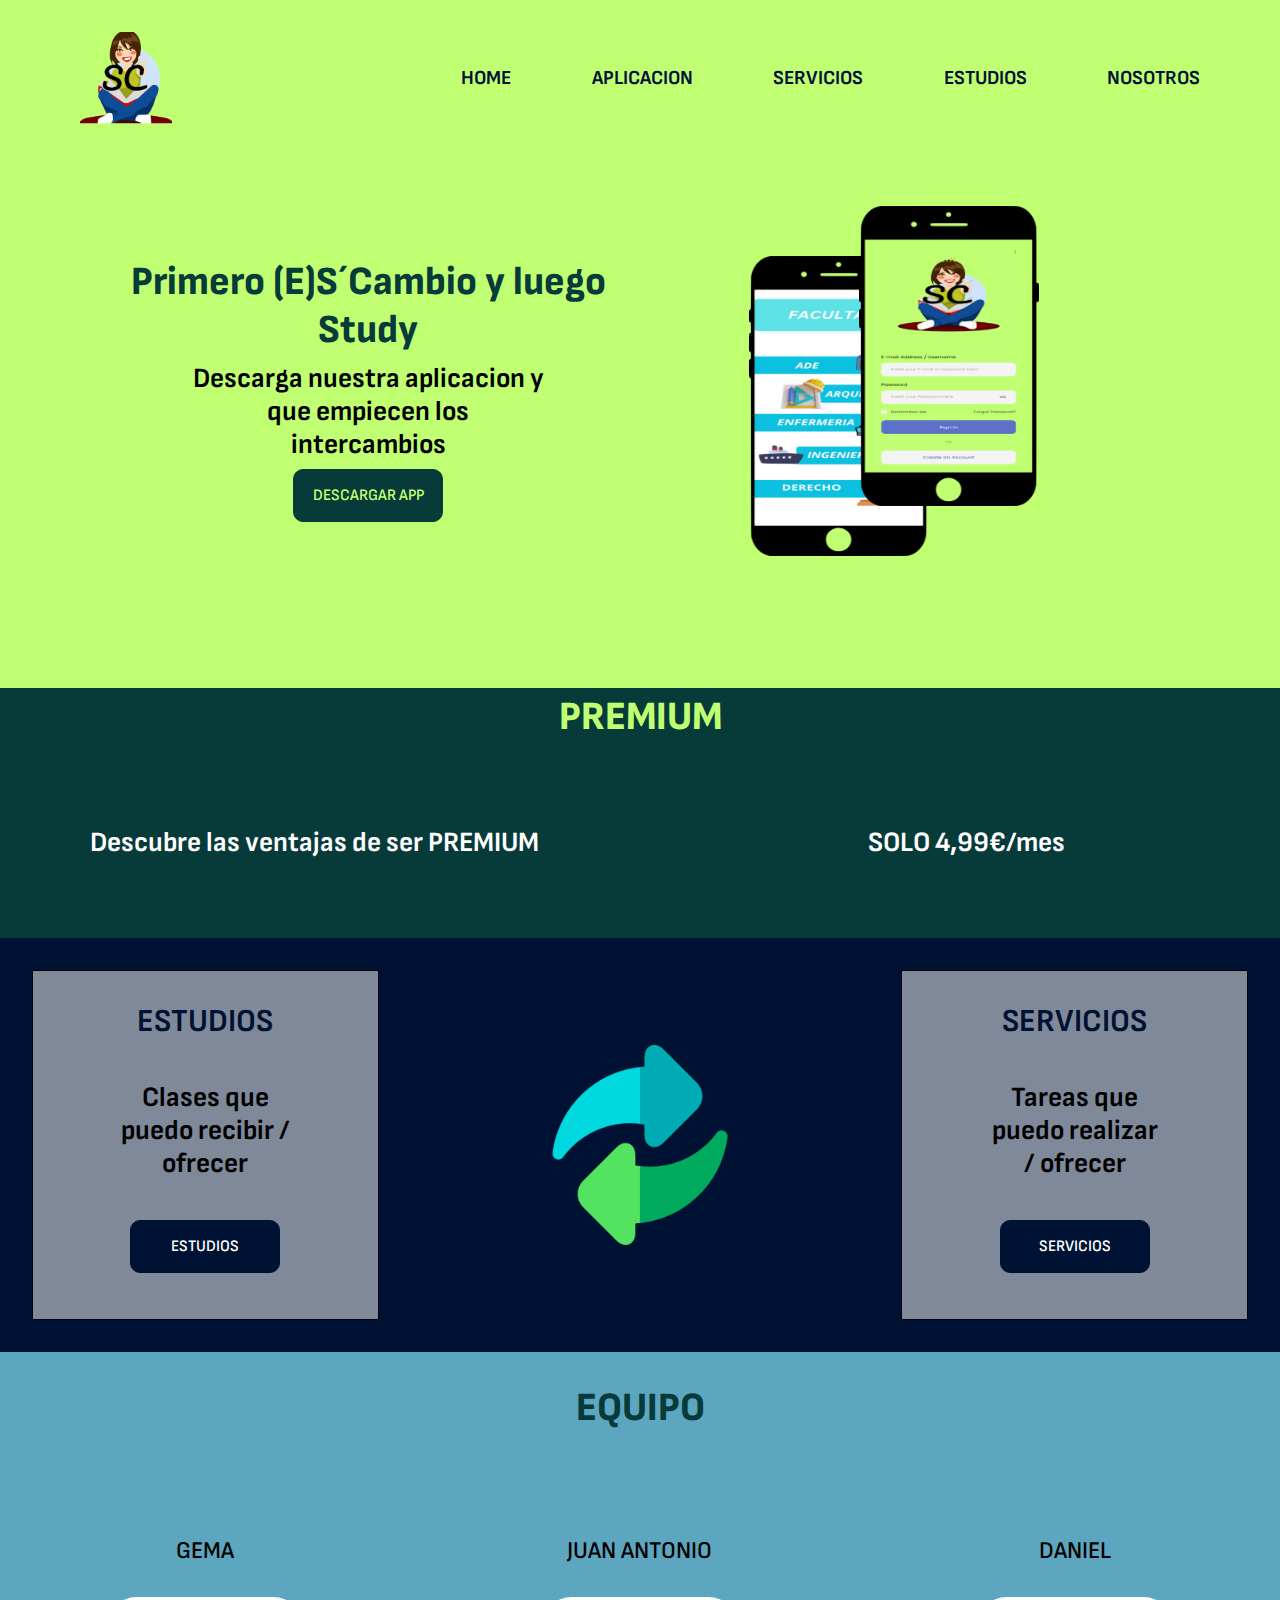
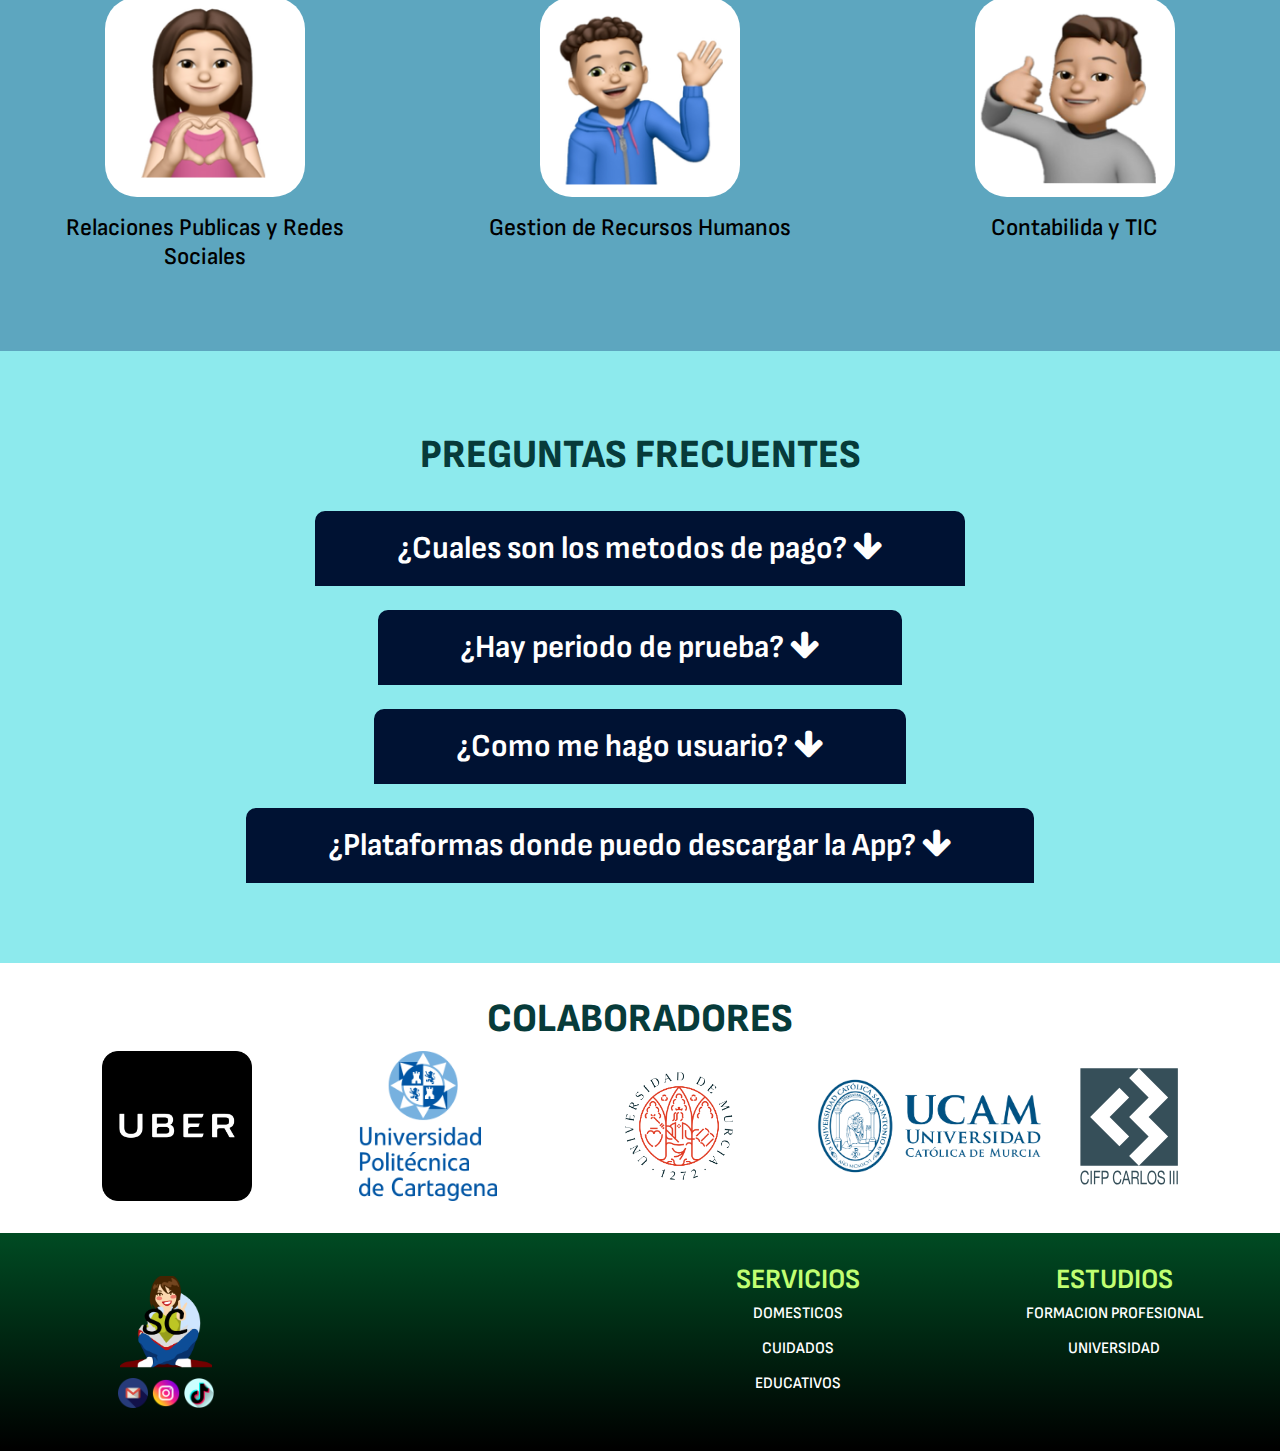
<file: Pages/home.html>
<!DOCTYPE html>
<html lang="en">

<head>
    <meta charset="utf-8">
    <meta name="viewport" content="width=device-width, initial-scale=1">
    <link rel="stylesheet" href="https://cdn.jsdelivr.net/npm/bootstrap@5.3.2/dist/css/bootstrap.min.css">
    <link rel="stylesheet" href="../Styles/custom.css">
    <link rel="preconnect" href="https://fonts.googleapis.com">
    <link rel="preconnect" href="https://fonts.gstatic.com" crossorigin>
    <link href="https://fonts.googleapis.com/css2?family=Sofia+Sans+Semi+Condensed&display=swap" rel="stylesheet">
    <link rel="stylesheet" href="https://cdnjs.cloudflare.com/ajax/libs/font-awesome/4.7.0/css/font-awesome.min.css">


    <title>Home - S'Cambio Study</title>
</head>

<body>
    <div class="container-flow">
        <!-- CABECERA -->
        <header class="row cabecera">
            <div class="col-12 mb-3 mb-lg-0 d-flex align-items-center flex-column col-lg-4 flex-lg-row mb-lg-0">
                <a href="home.html"><img src="../Images/LogoSC.png" alt="logo"></a>
            </div>
            <div
                class="col-12 gap-3 mb-5 mb-lg-0 d-flex align-items-center justify-content-center flex-column col-lg-8 flex-lg-row align-items-lg-center justify-content-lg-between gap-lg-0">
                <a href="home.html">HOME</a>
                <a href="aplicacion.html">APLICACION</a>
                <a href="servicios.html">SERVICIOS</a>
                <a href="estudios.html">ESTUDIOS</a>
                <a href="nosotros.html">NOSOTROS</a>
            </div>
        </header>

        <!-- HERO -->
        <div class="row hero d-flex align-items-center justify-content-center">
            <div class="row col-12 texto mb-5 mb-lg-5 col-lg-7">
                <div class="col-12 titulo">
                    <h1>Primero (E)S´Cambio y
                        luego Study</h1>
                </div>
                <div class="col-12 texto">
                    <h3 style="width: 50%;">Descarga nuestra aplicacion y que empiecen los intercambios</h3>
                </div>
                <div class="col-12 d-flex align-items-center justify-content-center">
                    <a href="../Pages/aplicacion.html" class="boton">
                        <p>DESCARGAR APP</p>
                    </a>
                </div>
            </div>
            <div class="d-none d-lg-block moviles col-lg-5">
                <div class="d-flex align-items-center justify-content-between ">
                    <img src="../Images/img1.png" alt="logo">
                    <img src="../Images/img2.png" alt="logo">
                </div>
            </div>
        </div>
        <!-- PREMIUM -->
        <div class="row premium">
            <div class="col-12">
                <h1>PREMIUM</h1>
            </div>
            <div class="col-12 col-lg-6">
                <h3>Descubre las ventajas de ser PREMIUM</h3>
            </div>
            <div class="col-12 col-lg-6">
                <h3>SOLO 4,99€/mes</h3>
            </div>
        </div>
        <!-- SERVICIOS -->
        <div class="row servicios">
            <div class="col-12 d-flex align-items-center justify-content-center col-lg-4">
                <div class="d-flex align-items-center justify-content-center flex-column contenedor">
                    <h2>ESTUDIOS</h2>
                    <h3>Clases que puedo recibir / ofrecer</h3>
                    <a href="#" class="boton">
                        <p>ESTUDIOS</p>
                    </a>
                </div>
            </div>
            <div class="col-lg-4 d-none d-lg-flex align-items-lg-center justify-content-lg-center d-lg-block">
                <img style="width: 200px; height: 200px;" src="../Images/intercambiar.png" alt="intercambiar">
            </div>
            <div class="col-12 d-flex align-items-center justify-content-center col-lg-4">
                <div class="d-flex align-items-center justify-content-center flex-column contenedor">
                    <h2>SERVICIOS</h2>
                    <h3>Tareas que puedo
                        realizar / ofrecer</h3>
                    <a href="#" class="boton">
                        <p>SERVICIOS</p>
                    </a>
                </div>
            </div>
        </div>
        <!-- EQUIPO -->
        <div class="row equipo">
            <div class="col-12">
                <h1>EQUIPO</h1>
            </div>
            <div class="col-12 col-lg-4">
                <div class="d-flex align-items-center justify-content-center flex-column gap-3">
                    <p>GEMA</p>
                    <img src="../Images/gema.png" alt="gema" title="Gema">
                    <p>
                        Relaciones Publicas y
                        Redes Sociales
                    </p>
                </div>
            </div>
            <div class="col-12 col-lg-4">
                <div class="d-flex align-items-center justify-content-center flex-column gap-3">
                    <p>JUAN ANTONIO</p>
                    <img src="../Images/juanantonio.png" alt="juanantonio" title="Juan Antonio">
                    <p>
                        Gestion de Recursos Humanos
                    </p>
                </div>
            </div>
            <div class="col-12 col-lg-4">
                <div class="d-flex align-items-center justify-content-center flex-column gap-3">
                    <p>DANIEL</p>
                    <img src="../Images/daniel.png" alt="daniel" title="Daniel">
                    <p>
                        Contabilida y TIC
                    </p>
                </div>
            </div>
        </div>
        <!-- PREGUNTAS FRECUENTES -->
        <div class="row preguntas gap-4">
            <div class="col-12">
                <h1>PREGUNTAS FRECUENTES</h1>
            </div>
            <div class="col-12">
                <div>
                    <details>
                        <summary><h2>¿Cuales son los metodos de pago? <i class="fa fa-arrow-down" aria-hidden="true"></i>
                        </h2></summary>
                        <h3>Nuestra aplicacion acepta como metodos de pago, Bizum, MasterCard y Paypal</h3>
                    </details>                    
                </div>
            </div>
            <div class="col-12">
                <div>
                    <details>
                        <summary><h2>¿Hay periodo de prueba? <i class="fa fa-arrow-down" aria-hidden="true"></i>
                        </h2></summary>
                        <h3>Si, la aplicacion cuenta con un periodo de prueba de 10 dias</h3>
                    </details>                    
                </div>
            </div>
            <div class="col-12">
                <div>
                    <details>
                        <summary><h2>¿Como me hago usuario? <i class="fa fa-arrow-down" aria-hidden="true"></i>
                        </h2></summary>
                        <h3>Tras descargar la aplicacion, al abrirla encontraras un boton para ir al apartado de login</h3>
                    </details>                    
                </div>
            </div>
            <div class="col-12">
                <div>
                    <details>
                        <summary><h2>¿Plataformas donde puedo descargar la App? <i class="fa fa-arrow-down" aria-hidden="true"></i>
                        </h2></summary>
                        <h3>La puedes encontrar en App Store, Play Store y en nuestra Web</h3>
                    </details>                    
                </div>
            </div>
        </div>

        <!-- COLABORADORES -->

        <div class="row colaboradores">
            <div class="col-12">
                <h1>COLABORADORES</h1>
            </div>
            <div class="row d-flex align-items-center justify-content-center gap-5">
                <div class="col-12 col-lg-2"><img src="../Images/Colaboradores/uber.png" alt="gema" title="Daniel">
                </div>
                <div class="col-12 col-lg-2"><img src="../Images/Colaboradores/UPCT1.png" alt="gema" title="Daniel">
                </div>
                <div class="col-12 col-lg-2"><img src="../Images/Colaboradores/SelloUMU-positivo.png" alt="gema"
                        title="Daniel"></div>
                <div class="col-12 col-lg-2"><img src="../Images/Colaboradores/ucam_logo_monocromo.png" alt="gema"
                        title="Daniel"></div>
                <div class="col-12 col-lg-1"><img src="../Images/Colaboradores/Logo-C3-blancoconletra.svg" alt="gema"
                        title="Daniel"></div>
            </div>
        </div>

        <!-- FOOTER -->
        <footer class="row footer">
            <div class="col-12 col-lg-3 d-flex align-items-center justify-content-center flex-column gap-2">
                <a href="home.html"><img src="../Images/LogoSC.png" alt="Logo de la pagina"></a>
                <div class="iconos">
                    <a href="#gmail"><img src="../Images/gmail.png" alt="Gmail"></a>
                    <a href="#instagram"><img src="../Images/instagram.png" alt="Instagram"></a>
                    <a href="#tiktok"><img src="../Images/tik-tok.png" alt="TikTok"></a>
                </div>
            </div>
            <div class="col-12 col-md-4 col-lg-3">
                <iframe
                    src="https://www.google.com/maps/embed?pb=!1m18!1m12!1m3!1d3160.8457745790543!2d-0.9927606588567729!3d37.6057885721448!2m3!1f0!2f0!3f0!3m2!1i1024!2i768!4f13.1!3m3!1m2!1s0xd634224e0bc8c2b%3A0xf62d78a986855460!2sCIFP%20Carlos%20III!5e0!3m2!1ses!2ses!4v1702134545952!5m2!1ses!2ses"
                    style="border:0;" allowfullscreen="" loading="lazy" referrerpolicy="no-referrer-when-downgrade"
                    class="col-12"></iframe>
            </div>
            <div class="col-12 col-md-4 col-lg-3">
                <a href="servicios.html">
                    <h3>SERVICIOS</h3>
                </a>
                <a href="servicios.html#domesticos">
                    <p>DOMESTICOS</p>
                </a>
                <a href="servicios.html#cuidados">
                    <p>CUIDADOS</p>
                </a>
                <a href="servicios.html#educativos">
                    <p>EDUCATIVOS</p>
                </a>
            </div>
            <div class="col-12 col-md-4 col-lg-3">
                <a href="estudios.html">
                    <h3>ESTUDIOS</h3>
                </a>
                <a href="estudios.html#fp">
                    <p>FORMACION PROFESIONAL</p>
                </a>
                <a href="estudios.html#universidad">
                    <p>UNIVERSIDAD</p>
                </a>
            </div>
        </footer>

    </div>
</body>

</html>
</file>
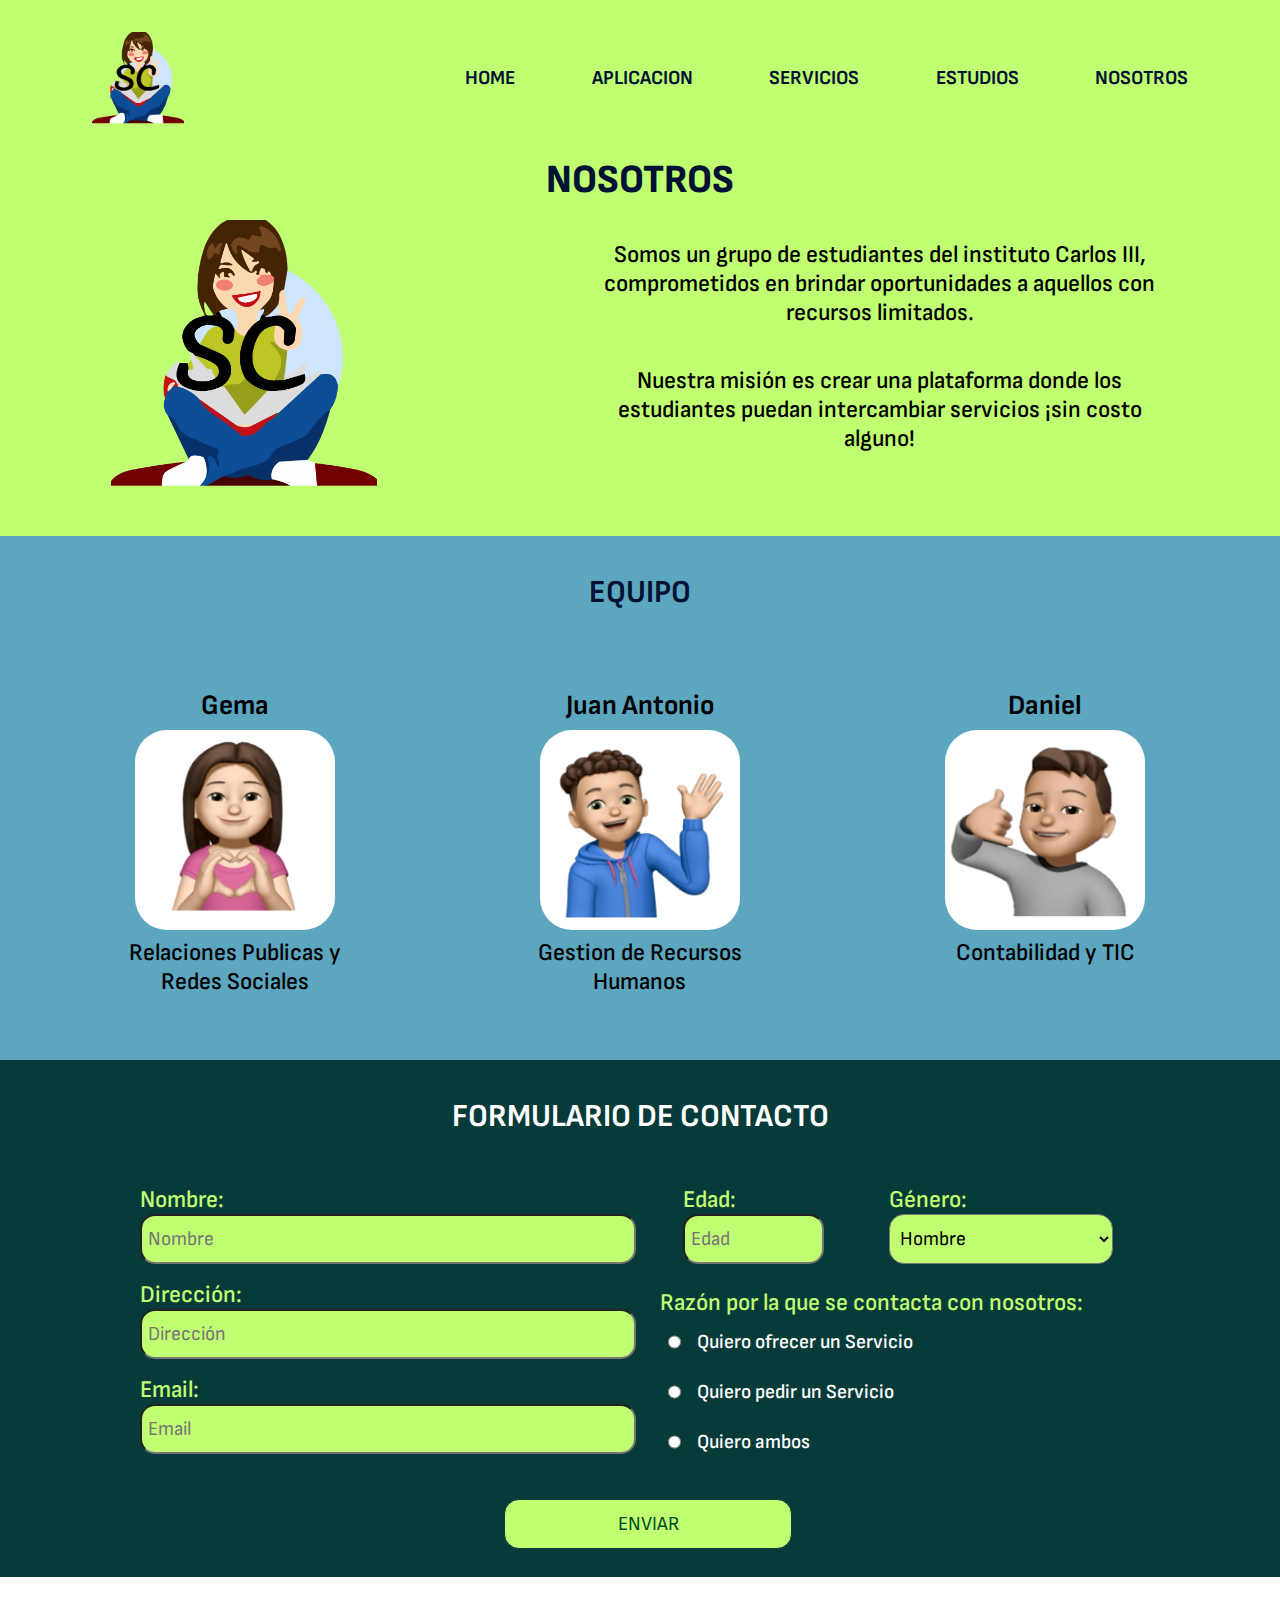
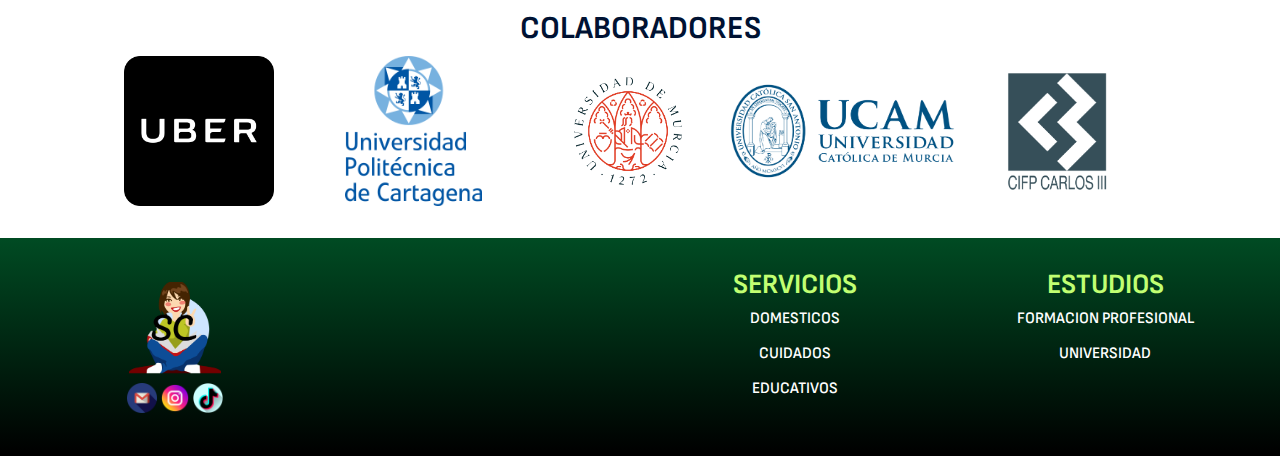
<file: Pages/nosotros.html>
<!DOCTYPE html>
<html lang="es">
<head>
    <meta charset="UTF-8">
    <meta name="viewport" content="width=device-width, initial-scale=1">
    <link rel="stylesheet" href="https://cdn.jsdelivr.net/npm/bootstrap@5.3.2/dist/css/bootstrap.min.css">
    <link rel="stylesheet" href="../Styles/custom.css">
    <link rel="preconnect" href="https://fonts.googleapis.com">
    <link rel="preconnect" href="https://fonts.gstatic.com" crossorigin>
    <link href="https://fonts.googleapis.com/css2?family=Sofia+Sans+Semi+Condensed&display=swap" rel="stylesheet">
    <title>Nosotros - S'Cambio Study</title>
</head>
<body>
    <div class="container-fluid">
        <!--Cabecera con menu de navegacion-->
        <header class="row cabecera">
            <div class="col-12 mb-3 mb-lg-0 d-flex align-items-center flex-column col-lg-4 flex-lg-row mb-lg-0">
                <a href="home.html"><img src="../Images/LogoSC.png" alt="logo"></a>
            </div>
            <div
                class="col-12 gap-3 mb-5 mb-lg-0 d-flex align-items-center justify-content-center flex-column col-lg-8 flex-lg-row align-items-lg-center justify-content-lg-between gap-lg-0">
                <a href="../home.html">HOME</a>
                <a href="aplicacion.html">APLICACION</a>
                <a href="servicios.html">SERVICIOS</a>
                <a href="estudios.html">ESTUDIOS</a>
                <a href="nosotros.html">NOSOTROS</a>
            </div>
        </header>
    </div>
    <div class="container-fluid">
        <!--Seccion Nosotros -->
        <section class=" row nosotros justify-content-center align-items-center gap-2 pb-5">
            <div class="col-12">
                <h1>NOSOTROS</h1>
            </div>
            <div class="col-12 row justify-content-around">
                <div class="row col-md-3 d-flex justify-content-center align-items-center">
                    <img src="../Images/LogoSC.png" class="img-fluid rounded-center" alt="Logo de la pagina">
                </div>
                <div class=" row col-11 col-md-6 ms-1 text-center p-2 align-items-center">
                <div class="col-12">
                    <p>Somos un grupo de estudiantes del instituto Carlos III, comprometidos en brindar oportunidades a aquellos con recursos limitados.</p>
                </div>
                <div class="col-12">
                    <p>Nuestra misión es crear una plataforma donde los estudiantes puedan intercambiar servicios ¡sin costo alguno!</p>
                </div>
                </div>
            </div>
        </section>
        <!--Seccion Equipos-->
        <section class=" row equipo justify-content-center">
            <div class="col-12">
                <h2>EQUIPO</h2>
            </div>
            <div class="row justify-content-around pt-0">
                <div class="card col-12 col-lg-3 bg-transparent border-0" >
                    <div class="col-12 m-0 p-0">
                        <h3>Gema</h3>
                    </div>
                    <div class="card align-items-center bg-transparent p-0 border-0">
                        <img src="../Images/gema.png" class="card-img" alt="Avatar de Gema">
                    </div>
                    <div class="card-body p-0 pt-2">
                        <p class="card-text">Relaciones Publicas y Redes Sociales</p>
                    </div>
                </div>
                <div class="card col-12 col-lg-3 bg-transparent border-0">
                    <div class="col-12 m-0 p-0">
                        <h3>Juan Antonio</h3>
                    </div>
                    <div class="card align-items-center bg-transparent p-0 border-0">
                        <img src="../Images/juanantonio.png" class="card-img" alt="Avatar de Juan Antonio">
                    </div>
                    <div class="card-body p-0 pt-2">
                        <p class="card-text">Gestion de Recursos Humanos</p>
                    </div>
                </div>
                <div class="card col-12 col-lg-3 bg-transparent border-0">
                    <div class="col-12 m-0 p-0">
                        <h3>Daniel</h3>
                    </div>
                    <div class="card align-items-center bg-transparent p-0 border-0">
                        <img src="../Images/daniel.png" class="card-img" alt="Avatar de Daniel">
                    </div>
                    <div class="card-body p-0 pt-2">
                        <p class="card-text">Contabilidad y TIC</p>
                    </div>
                </div>  
            </div>
        </section>
        <!--Seccion Formulario de Contacto -->
        <section class="formulario row">
            <div class="titulof">
                <h2>FORMULARIO DE CONTACTO</h2>
            </div>
            <form action="">
                <div class="row col-12 ps-2 m-1 justify-content-center">
                    <div class="col-sm-5">
                        <div class="col-sm-12 mb-3">
                            <label for="nombre">Nombre:</label><br>
                            <input type="text" name="nombre" id="nombre" placeholder="Nombre">
                        </div>
                        <div class="col-sm-12 mb-3">
                            <label for="direccion">Dirección:</label><br>
                            <input type="text" name="direccion" id="direccion" placeholder="Dirección">
                        </div>
                        <div class="col-sm-12 mb-3">
                            <label for="email">Email:</label><br>
                            <input type="email" name="email" id="email" placeholder="Email">
                        </div>
                    </div>
                    <div class="col-sm-5">
                        <div class="row col-sm-12 mb-3 justify-content-around">
                            <div class="col-sm-4 ms-sm-1">
                                <label for="edad">Edad:</label><br>
                                <input type="number" name="edad" id="edad" placeholder="Edad">
                            </div>
                            <div class="col-sm-6 ms-sm-1">
                                <label for="genero">Género:</label><br>
                                <select name="genero" id="genero">
                                    <option value="hombre">Hombre</option>
                                    <option value="mujer">Mujer</option>
                                    <option value="otro">Otro</option>
                                </select>    
                            </div>
                        </div>
                        <div class="col-sm-12 mt-4 opciones gap-3">
                            <p class="m-0 text-start">Razón por la que se contacta con nosotros:</p>
                            <div class="row ms-2 align-items-center">
                                <input class="col-1 w-auto" type="radio" name="razon" id="ofrecer" value="ofrecer">
                                <label class="col-10 ms-1" for="ofrecer">Quiero ofrecer un Servicio</label>
                            </div>
                            <div class="row ms-2 align-items-center">
                                <input class="col-1 w-auto" type="radio" name="razon" id="recibir" value="recibir">
                                <label class="col-10 ms-1" for="recibir">Quiero pedir un Servicio</label>             
                            </div>
                            <div class="row ms-2 mb-2 align-items-center">
                                <input class="col-1 w-auto" type="radio" name="razon" id="ambos" value="ambos">
                                <label class="col-10 ms-1" for="ambos">Quiero ambos</label>
                            </div>
                        </div>
                    </div>
                    <div class="col-5 m-4 col-sm-3">
                        <input class="boton enviar" type="submit" value="ENVIAR">
                    </div>
                </div>    
            </form>
        </section>
        <!--Seccion Colaboradores -->
        <section class="colaboradores">
            <div class="col-12"><h2>COLABORADORES</h2></div>
            <div class="row col-12 gap-3">
                <div class="col-12 col-sm-2">
                    <img src="../Images/Colaboradores/uber.png" alt="UBER">
                </div>
                <div class="col-12 col-lg-2">
                    <img src="../Images/Colaboradores/UPCT1.png" alt="UPCT">
                </div>
                <div class="col-12 col-lg-2">
                    <img src="../Images/Colaboradores/SelloUMU-positivo.png" alt="Universidad de Murcia">
                </div>
                <div class="col-12 col-lg-2"> 
                    <img src="../Images/Colaboradores/ucam_logo_monocromo.png" alt="UCAM">
                </div>
                <div class="col-12 col-lg-2">
                    <img src="../Images/Colaboradores/logocarlos3.png" alt="CIFP Carlos III">
                </div>
            </div>
        </section>
    </div>
    <div class="container-fluid">
        <!--Seccion Footer de la pagina-->
        <footer class="row footer">
        <div class="col-12 col-lg-3 d-flex align-items-center justify-content-center flex-column gap-2">
            <a href="home.html"><img src="../Images/LogoSC.png" alt="Logo de la pagina"></a>
            <div class="iconos">
                <a href="#gmail"><img src="../Images/gmail.png" alt="Gmail"></a>
                <a href="#instagram"><img src="../Images/instagram.png" alt="Instagram"></a>
                <a href="#tiktok"><img src="../Images/tik-tok.png" alt="TikTok"></a>
            </div>
        </div>
        <div class="col-12 col-md-4 col-lg-3">
            <iframe
                src="https://www.google.com/maps/embed?pb=!1m18!1m12!1m3!1d3160.8457745790543!2d-0.9927606588567729!3d37.6057885721448!2m3!1f0!2f0!3f0!3m2!1i1024!2i768!4f13.1!3m3!1m2!1s0xd634224e0bc8c2b%3A0xf62d78a986855460!2sCIFP%20Carlos%20III!5e0!3m2!1ses!2ses!4v1702134545952!5m2!1ses!2ses"
                style="border:0;" allowfullscreen="" loading="lazy" referrerpolicy="no-referrer-when-downgrade"
                class="col-12"></iframe>
        </div>
        <div class="col-12 col-md-4 col-lg-3">
            <a href="servicios.html">
                <h3>SERVICIOS</h3>
            </a>
            <a href="servicios.html#domesticos">
                <p>DOMESTICOS</p>
            </a>
            <a href="servicios.html#cuidados">
                <p>CUIDADOS</p>
            </a>
            <a href="servicios.html#educativos">
                <p>EDUCATIVOS</p>
            </a>
        </div>
        <div class="col-12 col-md-4 col-lg-3">
            <a href="estudios.html">
                <h3>ESTUDIOS</h3>
            </a>
            <a href="estudios.html#fp">
                <p>FORMACION PROFESIONAL</p>
            </a>
            <a href="estudios.html#universidad">
                <p>UNIVERSIDAD</p>
            </a>
        </div>
    </footer>
    </div>
    
</body>
</html>
</file>
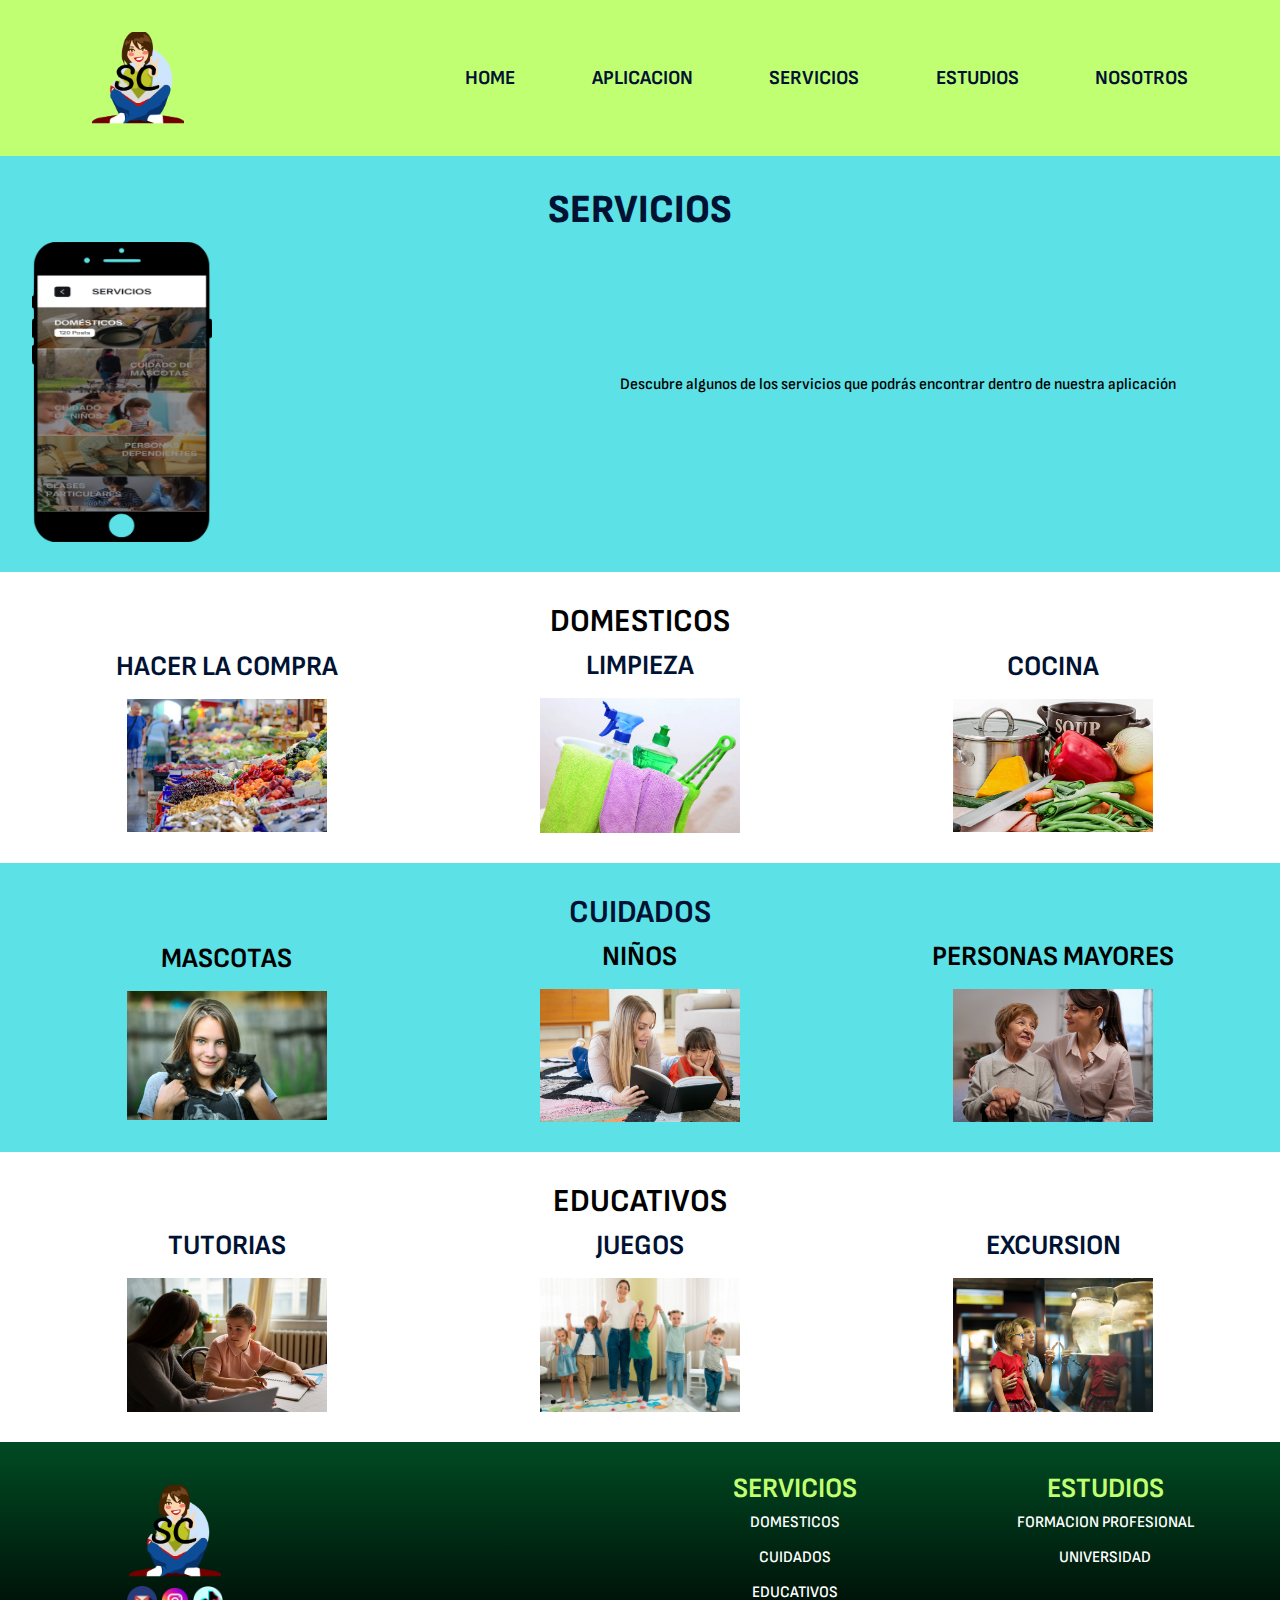
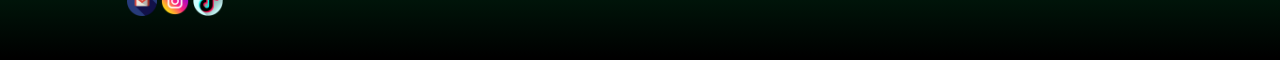
<file: Pages/servicios.html>
<!DOCTYPE html>
<html lang="es">
<head>
    <meta charset="utf-8">
    <meta name="viewport" content="width=device-width, initial-scale=1">
    <link rel="stylesheet" href="https://cdn.jsdelivr.net/npm/bootstrap@5.3.2/dist/css/bootstrap.min.css">
    <link rel="stylesheet" href="../Styles/custom2.css">
    <link rel="stylesheet" href="../Styles/custom.css">
    <link rel="preconnect" href="https://fonts.googleapis.com">
    <link rel="preconnect" href="https://fonts.gstatic.com" crossorigin>
    <link href="https://fonts.googleapis.com/css2?family=Sofia+Sans+Semi+Condensed&display=swap" rel="stylesheet">
    <title>Servicios - S'Cambio Study</title>
</head>
<body>
    <div class="container-fluid">
        <!-- CABECERA -->
        <header class="row cabecera">
            <div class="col-12 mb-3 mb-lg-0 d-flex align-items-center flex-column col-lg-4 flex-lg-row mb-lg-0">
                <a href="home.html"><img src="../Images/LogoSC.png" alt="logo"></a>
            </div>
            <div
                class="col-12 gap-3 mb-5 mb-lg-0 d-flex align-items-center justify-content-center flex-column col-lg-8 flex-lg-row align-items-lg-center justify-content-lg-between gap-lg-0">
                <a href="../home.html">HOME</a>
                <a href="aplicacion.html">APLICACION</a>
                <a href="servicios.html">SERVICIOS</a>
                <a href="estudios.html">ESTUDIOS</a>
                <a href="nosotros.html">NOSOTROS</a>
            </div>
        </header>
        <!-- SERVICIOS -->

        <section class="servicios1 row d-flex align-items-center justify-content-between">
            <h1>SERVICIOS</h1>
            <div class="col-6 col-lg-5">
                <img src="../Images/Servicios/img4.png" alt="Imagen de la aplicacion 4">
            </div>
            <div class="col-6 col-lg-7">
                <p>Descubre algunos de los servicios que podrás encontrar dentro de nuestra aplicación</p>
            </div>
        </section>
        <!-- DOMESTICOS -->
        <section class="domesticos row d-flex align-items-center justify-content-between" id="domesticos">
            <h2>DOMESTICOS</h2>
            <div class="col-12 col-md-4 d-flex align-items-center justify-content-between flex-column gap-2">
                <h3>HACER LA COMPRA</h3>
                <img src="../Images/Servicios/compra.jpg" alt="Hacer la compra">
            </div>
            <div class="col-12 col-md-4 d-flex align-items-center justify-content-between flex-column gap-2">
                <h3>LIMPIEZA</h3>
                <img src="../Images/Servicios/limpieza.jpg" alt="Limpieza">
            </div>
            <div class="col-12 col-md-4 d-flex align-items-center justify-content-between flex-column gap-2">
                <h3>COCINA</h3>
                <img src="../Images/Servicios/cocina.jpg" alt="Cocina">
            </div>
        </section>
        <!-- CUIDADOS -->
        <section class="cuidados row d-flex align-items-center justify-content-between" id="cuidados">
            <h2>CUIDADOS</h2>
            <div class="col-12 col-md-4 d-flex align-items-center justify-content-between flex-column gap-2">
                <h3>MASCOTAS</h3>
                <img src="../Images/Servicios/mascotas.jpg" alt="Mascotas">
            </div>
            <div class="col-12 col-md-4 d-flex align-items-center justify-content-between flex-column gap-2">
                <h3>NIÑOS</h3>
                <img src="../Images/Servicios/niñera.jpg" alt="Niños">
            </div>
            <div class="col-12 col-md-4 d-flex align-items-center justify-content-between flex-column gap-2">
                <h3>PERSONAS MAYORES</h3>
                <img src="../Images/Servicios/dependientes.jpg" alt="Personas mayores">
            </div>
        </section>
        <!-- EDUCATIVOS -->
        <section class="educativos row d-flex align-items-center justify-content-between" id="educativos">
            <h2>EDUCATIVOS</h2>
            <div class="col-12 col-md-4 d-flex align-items-center justify-content-between flex-column gap-2">
                <h3>TUTORIAS</h3>
                <img src="../Images/Servicios/tutoria.jpg" alt="Tutorias">
            </div>
            <div class="col-12 col-md-4 d-flex align-items-center justify-content-between flex-column gap-2">
                <h3>JUEGOS</h3>
                <img src="../Images/Servicios/juegos.jpg" alt="Juegos">
            </div>
            <div class="col-12 col-md-4 d-flex align-items-center justify-content-between flex-column gap-2">
                <h3>EXCURSION</h3>
                <img src="../Images/Servicios/excursion.jpg" alt="Excursion">
            </div>
        </section>
        <!-- FOOTER -->
        <footer class="row footer">
            <div class="col-12 col-lg-3 d-flex align-items-center justify-content-center flex-column gap-2">
                <a href="home.html"><img src="../Images/LogoSC.png" alt="Logo de la pagina"></a>
                <div class="iconos">
                    <a href="#gmail"><img src="../Images/gmail.png" alt="Gmail"></a>
                    <a href="#instagram"><img src="../Images/instagram.png" alt="Instagram"></a>
                    <a href="#tiktok"><img src="../Images/tik-tok.png" alt="TikTok"></a>
                </div>
            </div>
            <div class="col-12 col-md-4 col-lg-3">
                <iframe
                    src="https://www.google.com/maps/embed?pb=!1m18!1m12!1m3!1d3160.8457745790543!2d-0.9927606588567729!3d37.6057885721448!2m3!1f0!2f0!3f0!3m2!1i1024!2i768!4f13.1!3m3!1m2!1s0xd634224e0bc8c2b%3A0xf62d78a986855460!2sCIFP%20Carlos%20III!5e0!3m2!1ses!2ses!4v1702134545952!5m2!1ses!2ses"
                    style="border:0;" allowfullscreen="" loading="lazy" referrerpolicy="no-referrer-when-downgrade"
                    class="col-12"></iframe>
            </div>
            <div class="col-12 col-md-4 col-lg-3">
                <a href="servicios.html">
                    <h3>SERVICIOS</h3>
                </a>
                <a href="servicios.html#domesticos">
                    <p>DOMESTICOS</p>
                </a>
                <a href="servicios.html#cuidados">
                    <p>CUIDADOS</p>
                </a>
                <a href="servicios.html#educativos">
                    <p>EDUCATIVOS</p>
                </a>
            </div>
            <div class="col-12 col-md-4 col-lg-3">
                <a href="estudios.html">
                    <h3>ESTUDIOS</h3>
                </a>
                <a href="estudios.html#fp">
                    <p>FORMACION PROFESIONAL</p>
                </a>
                <a href="estudios.html#universidad">
                    <p>UNIVERSIDAD</p>
                </a>
            </div>
        </footer>
    </div>
</body>
</html>
</file>
<file: Styles/custom.css>
* {
    margin: 0;
    padding: 0;
    font-family: 'Sofia Sans Semi Condensed', sans-serif;
}

a {
    color: #001233;
    font-size: 20px;
    font-weight: 700;
    text-decoration: none;
}

summary{
    display:inline ;
}

h1 {
    color: #073B3A;
    text-align: center;
    font-size: 40px;
    font-style: normal;
    font-weight: 800;
    line-height: normal;
}

h2 {
    color: #C1FF72;
    text-align: center;
    font-size: 32px;
    font-style: normal;
    font-weight: 700;
    line-height: normal;
}

h3 {
    color: #000;
    text-align: center;
    font-size: 28px;
    font-style: normal;
    font-weight: 700;
    line-height: normal;
}

p {
    text-align: center;
    color: #000;
    font-size: 16px;
    font-style: normal;
    font-weight: 600;
    line-height: normal;
}

img {
    width: 92px;
    height: 92px;
}

/* CABECERA */

.titulo {
    width: 503px;
}


.cabecera {
    padding: 2rem 5rem;
    background-color: #C1FF72;
}

.cabecera a{
    text-decoration:none;
    color:#001233;
}

/* HERO */

.boton p {
    width: 150px;
    padding: 1rem;
    border-radius: 10px;
    color: #C1FF72;
    background-color: #073B3A;
    border: 1px solid #073B3A;
    transition: .2s;
}

.boton p:hover {
    color: #073B3A;
    background-color: transparent;
}

.hero {
    height: 100%;
    padding: 100px 0;
    background-color: #C1FF72;
}
.hero .texto{
    display: flex;
    justify-content: center;
    align-items: center;
}
.moviles {
    margin-bottom: 2rem;
}

.moviles img {
    width: 180px;
    height: 300px;
}

.moviles img:nth-child(1) {
    position: absolute;
    transform: translate(110px, -50px);
}

/* PREMIUM */

.premium {
    height: 250px;
    background: #073B3A;
}

.premium h1 {
    padding: 5px;
    color: #C1FF72;
}

.premium h3 {
    color: #FFF;
}

/* SERVICIOS */

.servicios {
    height: 100%;
    background: #001233;
}

.contenedor {
    margin: 2rem;
    width: 400px;
    height: 350px;
    border: 1px solid #000;
    background: rgba(255, 255, 255, 0.50);
    gap: 2rem;
}

.contenedor h2 {
    color: #001233;
}

.contenedor h3 {
    width: 180px;
}

.servicios .boton p {
    padding: 1rem;
    border-radius: 10px;
    color: #FFF;
    background: #001233;
    border: 1px solid #001233;
    transition: .2s;
}

/* EQUIPO */
.equipo {
    height: 100%;
    background: #5DA6BF;
}

.equipo div {
    padding: 2rem;
}

.equipo div h2 {
    padding: 5px;
    color: #001233;
}

.equipo div p {
    font-size: 24px;
}

.equipo div img {
    width: 200px;
    height: 200px;
    border-radius: 2rem;
}

/* PREGUNTAS */

.preguntas {
    background: rgba(92, 225, 230, 0.70);
    padding: 5rem;

}

.preguntas div {
    display: flex;
    align-items: center;
    justify-content: center;
    flex-direction: column;
    border-radius: 2rem;
}


.preguntas h2 {
    border: 2px solid #001233;

    border-radius: 10px 10px 0px 0px;
    padding: 1rem 5rem;
    width: 100%;
    color: #FFF;
    margin: 0;
    background: #001233;
}

.preguntas  h3 {
    width: 100%;

    border: 2px solid #FFF;
    border-radius: 0px 0px 10px 10px;
    padding: 1rem 5rem;
    background: #FFF;
}

/* COLABORADORES */
.colaboradores {
    height: 100%;
    padding: 2rem;
}

.colaboradores div {
    display: flex;
    align-items: center;
    justify-content: center;

}

.colaboradores div img {
    width: fit-content;
    height: 150px;
}

.footer {
    background: linear-gradient(180deg, #004B23 0%, #00180B 67.38%, #000000 98.94%);
    padding: 30px 20px;
}

.footer h3 {
    color: #C1FF72;
}

.footer p {
    font-size: 16px;
    color: #FFFFFF;
}

.iconos img {
    width: 30px;
    height: 30px;
}

.footer a {
    text-decoration: none;
}



/* PAGINA APLICACION */

/* HERO */

.hero2 {
    height: 100%;
    padding: 100px 0;
    background-color: #C1FF72;
}
.hero2 .texto{
    display: flex;
    justify-content: center;
    align-items: center;
}
.hero2 .moviles img {
    width: 250px;
    height: 400px;
}

.hero2 .moviles img:nth-child(1) {
    position: inherit;
    transform: translate(0px, 0px);
}

/* PREMIUM */
.premium2 {
    height: 100%;
    padding: 2rem 0;
    background: #073B3A;
}
.premium2 img{
    width: auto;
    height: 150px;
}
.premium2 h1 {
    padding: 5px;
    color: #C1FF72;
}

.premium2 h3 {
    font-size: 35px;
    color: #FFF;
}


.caja-texto {
    height: 242px;
    width: 400px;
    border-radius: 15px;
    background: rgba(255, 255, 255, 0.15);
}

.caja-texto p {
    margin: 0;
    font-size: 24px;
    color: #FFF;
}

/* FUNCIONES */

.funciones {
    background: #004B23;
    padding: 30px 0;
}

.funciones img {
    width: 180px;
    height: 200px;
}

.funciones p {
    margin: 0;
    color: #FFF;
}

.funciones h1 {
    color: #C1FF72;
}

/* ESTUDIOS */

.estudios {
    background: #001233;
    padding: 30px 0px;
}

.estudios h1{
    color: #FFF
}

.estudios h2{
    color: #5CE1E6;
}
.estudios img {
    width: auto;
    height: 200px;
}

/* SERVICIOS */

.servicios2{
    background-color: #5CE1E6;
    padding: 30px 0;
}
.servicios2 .caja{
    padding: 20px;
}
.servicios2 img{
    width: auto;
    height: 200px;
}
.servicios2 h1,h2{
    color: #001233;
}

/* NOSOTROS */ 
.nosotros{
    background-color: #C1FF72;
}

.nosotros div h1{
    color: #001233;
}

.nosotros p{
    font-size: 24px;
    color: #000;
}

.nosotros div img {
    width: 300px;
}

/* FORMULARIO */

.formulario{
    background-color: #073B3A;
    text-align: start;
    font-size: 24px;
    font-style: normal;
    font-weight: 600;
    line-height: normal;
}

.formulario .titulof {
    padding: 2rem;
}

.formulario div h2 {
    padding: 5px;
    color: #FFF;
}

.formulario label {
    color: #C1FF72;
    font-size: 24px;
}

.formulario .opciones p {
    color: #C1FF72;
    font-size: 24px;
}

.formulario .opciones label {
    color: #fff;
    font-size: 20px;
}

.formulario input, select{
    width: 100%;
    background-color: #C1FF72;
    border-radius: 15px;
    height: 50px;
    padding: 0% 6px;
    color: #000;
    font-size: 20px;
}

.formulario .enviar{
    border: 1px solid #073B3A;
    color: #004B23;
}

.enviar:hover{
    border: 1px solid #C1FF72;
    color: #C1FF72;
    background-color: #004B23;
}
</file>
<file: Styles/custom2.css>
* {
    margin: 0;
    padding: 0;
    font-family: 'Sofia Sans Semi Condensed', sans-serif;
}

a {
    color: #001233;
    font-size: 20px;
    font-weight: 700;
    text-decoration: none;
}

h1 {
    color: #073B3A;
    text-align: center;
    font-size: 40px;
    font-style: normal;
    font-weight: 800;
    line-height: normal;
}

h2 {
    color: #C1FF72;
    text-align: center;
    font-size: 32px;
    font-style: normal;
    font-weight: 700;
    line-height: normal;
}

h3 {
    color: #000;
    text-align: center;
    font-size: 24px;
    font-style: normal;
    font-weight: 600;
    line-height: normal;
}

p {
    text-align: center;
    color: #000;
    font-size: 16px;
    font-style: normal;
    font-weight: 600;
    line-height: normal;
}

img {
    width: 92px;
    height: 92px;
}

/* CABECERA */

.titulo {
    width: 503px;
}


.cabecera {
    padding: 2rem 5rem;
    background-color: #C1FF72;
}

/* FOOTER */

.footer {
    background: linear-gradient(180deg, #004B23 0%, #00180B 67.38%, #000000 98.94%);
    padding: 30px 20px;
}

.footer h3 {
    color: #C1FF72;
}

.footer p {
    font-size: 16px;
    color: #FFFFFF;
}

.iconos img {
    width: 30px;
    height: 30px;
}

/* PAGINA HOME */

/* HERO */
.boton p {
    padding: 1rem;
    border-radius: 10px;
    color: #C1FF72;
    background-color: #073B3A;
    border: 1px solid #073B3A;
    transition: .2s;
}

.boton p:hover {
    color: #073B3A;
    background-color: transparent;
}

.hero {
    height: 700px;
    background-color: #C1FF72;
}

.moviles {
    margin-bottom: 2rem;
}

.moviles img {
    width: 180px;
    height: 300px;
}

.moviles img:nth-child(1) {
    position: absolute;
    transform: translate(110px, -50px);
}

/* PREMIUM */
.premium {
    height: 250px;
    background: #073B3A;
}

.premium h1 {
    padding: 5px;
    color: #C1FF72;
}

.premium h3 {
    color: #FFF;
}

/* SERVICIOS */
.servicios1 {
    height: 100%;
    background: #001233;
}

.contenedor {
    margin: 2rem;
    width: 400px;
    height: 350px;
    border: 1px solid #000;
    background: rgba(255, 255, 255, 0.50);
    gap: 2rem;
}

.contenedor h2 {
    color: #001233;
}

.contenedor h3 {
    width: 180px;
}

.servicios1 .boton p {
    padding: 1rem;
    border-radius: 10px;
    color: #FFF;
    background: #001233;
    border: 1px solid #001233;
    transition: .2s;
}

/* EQUIPO */
.equipo {
    height: 100%;
    background: #5DA6BF;
}

.equipo div {
    padding: 2rem;
}

.equipo div h1 {
    padding: 5px;
    color: #001233;
}

.equipo div p {
    font-size: 24px;
}

.equipo div img {
    width: 200px;
    height: 200px;
    border-radius: 2rem;
}

/* PREGUNTAS */
.preguntas {
    background: rgba(92, 225, 230, 0.70);
    padding: 5rem;

}

.preguntas div {
    display: flex;
    align-items: center;
    justify-content: center;
    flex-direction: column;
    border-radius: 2rem;
}

.preguntas div div {
    width: 1000px;
}

.preguntas div div h2 {
    border: 2px solid #001233;
    border-radius: 10px 10px 0px 0px;

    color: #FFF;
    margin: 0;
    width: 100%;
    height: 50px;
    background: #001233;
}

.preguntas div div p {
    border: 2px solid #FFF;
    border-radius: 0px 0px 10px 10px;
    width: 100%;
    height: 50px;
    background: #FFF;
}

/* COLABORADORES */
.colaboradores {
    height: 100%;
    padding: 2rem;
}

.colaboradores div {
    display: flex;
    align-items: center;
    justify-content: center;

}

.colaboradores div img {
    width: 200px;
    height: 200px;
}

/* PAGINA APLICACION */

/* HERO */
.hero2 {
    height: 700px;
    background-color: #C1FF72;

}

.hero2 .texto {
    width: 900px;
}

.hero2 .moviles img {
    width: 300px;
    height: 500px;
}

.hero2 .moviles img:nth-child(1) {
    position: inherit;
    transform: translate(0px, 0px);
}

/* PREMIUM */
.premium2 {
    height: 100%;
    padding: 2rem 0;
    background: #073B3A;
}
.premium2 img{
    width: auto;
    height: 150px;
}
.premium2 h1 {
    padding: 5px;
    color: #C1FF72;
}

.premium2 h3 {
    font-size: 35px;
    color: #FFF;
}

.caja-texto {
    height: 242px;
    width: 400px;
    border-radius: 15px;
    background: rgba(255, 255, 255, 0.15);
}

.caja-texto p {
    margin: 0;
    font-size: 24px;
    color: #FFF;
}

/* FUNCIONES */
.funciones {
    background: #004B23;
    padding: 30px 0;
}

.funciones img {
    width: 180px;
    height: 200px;
}

.funciones p {
    margin: 0;
    color: #FFF;
}

.funciones h1 {
    color: #C1FF72;
}

/* ESTUDIOS */
.estudios1 {
    background: #001233;
    padding: 30px 0px;
}

.estudios1 h1{
    color: #FFF
}

.estudios1 h2{
    color: #5CE1E6;
}
.estudios1 img {
    width: auto;
    height: 200px;
}

/* SERVICIOS */
.servicios2{
    background-color: #5CE1E6;
    padding: 30px 0;
}
.servicios2 .caja{
    padding: 20px;
}
.servicios2 img{
    width: auto;
    height: 200px;
}
.servicios2 h1,h2{
    color: #001233;
}

/* PAGINA SERVICIOS */

/* SERVICIOS */
.servicios1 {
    background-color: #5CE1E6;
    padding: 30px 20px;
}

.servicios1 h1 {
    color: #001233;
}

.servicios1 img {
    width: 180px;
    height: 300px;
}

/* DOMESTICOS */
.domesticos {
    padding: 30px 20px;
}

.domesticos h2 {
    color: #000;
}

.domesticos h3 {
    color: #001233;
}

.domesticos img {
    width: 200px;
    height: auto;
}

/* CUIDADOS */
.cuidados {
    background-color: #5CE1E6;
    padding: 30px 20px;
}

.cuidados h2 {
    color: #001233;
}

.cuidados img {
    width: 200px;
    height: auto;
}

/* EDUCATIVOS */
.educativos {
    padding: 30px 20px;
}

.educativos h2 {
    color: #000;
}

.educativos h3 {
    color: #001233;
}

.educativos img {
    width: 200px;
    height: auto;
}

/* PAGINA ESTUDIOS */

/* ESTUDIOS */
.estudios1 {
    background-color: #5DA6BF;
    padding: 30px 20px;
}

.estudios1 h1 {
    color: #FFFFFF;
}

.estudios1 p {
    text-align: left;
}

.estudios1 img {
    width: 180px;
    height: 300px;
}

/* FORMACION PROFESIONAL */
.fp {
    background-color: #001233;
    padding: 30px 20px;
}

.fp h2 {
    color: #5CE1E6;
}

.fp h3 {
    color: #FFFFFF;
}

.fp p {
    color: #FFFFFF;
}

.fp img {
    width: 200px;
    height: auto;
}

/* UNIVERSIDAD */
.universidad {
    background-color: #5DA6BF;
    padding: 30px 20px
}

.universidad h2 {
    color: #FFFFFF;
}

.universidad h3 {
    color: #001233;
}

.universidad img {
    width: 200px;
    height: auto;
}
</file>
